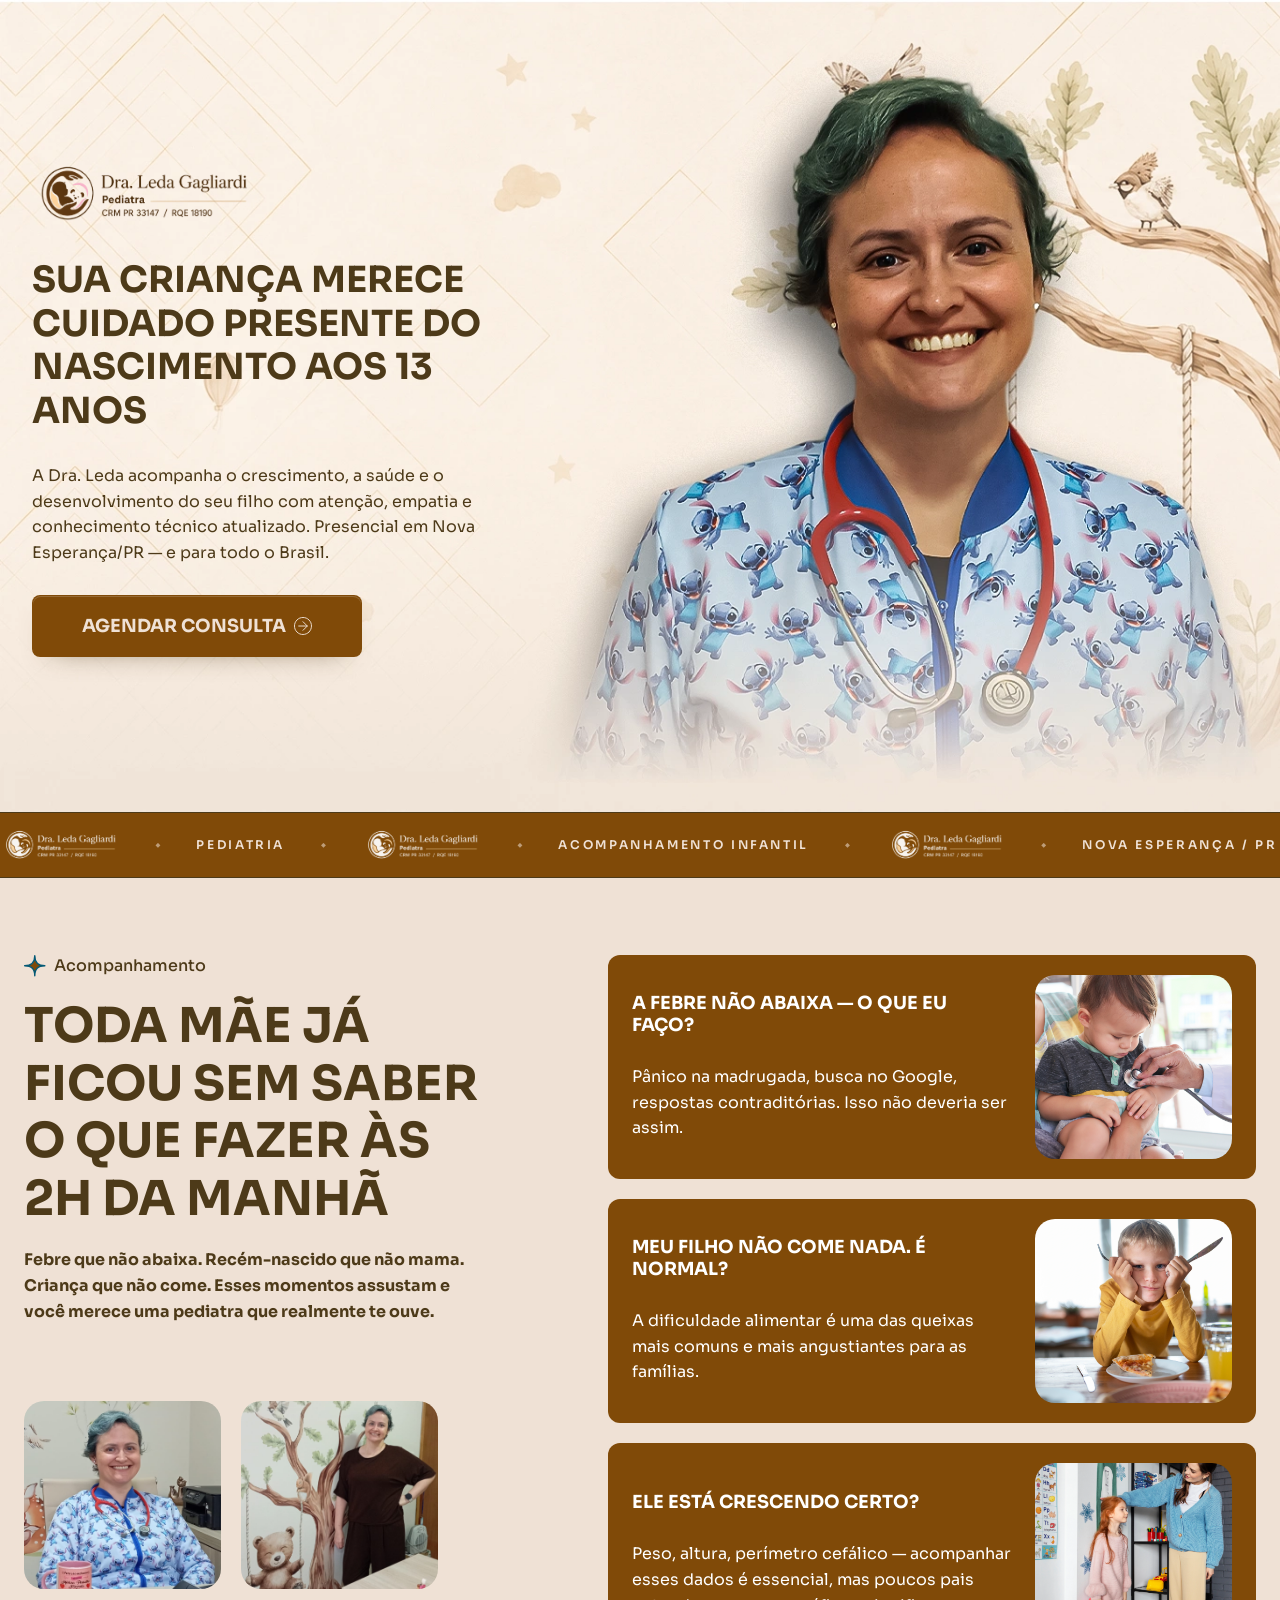
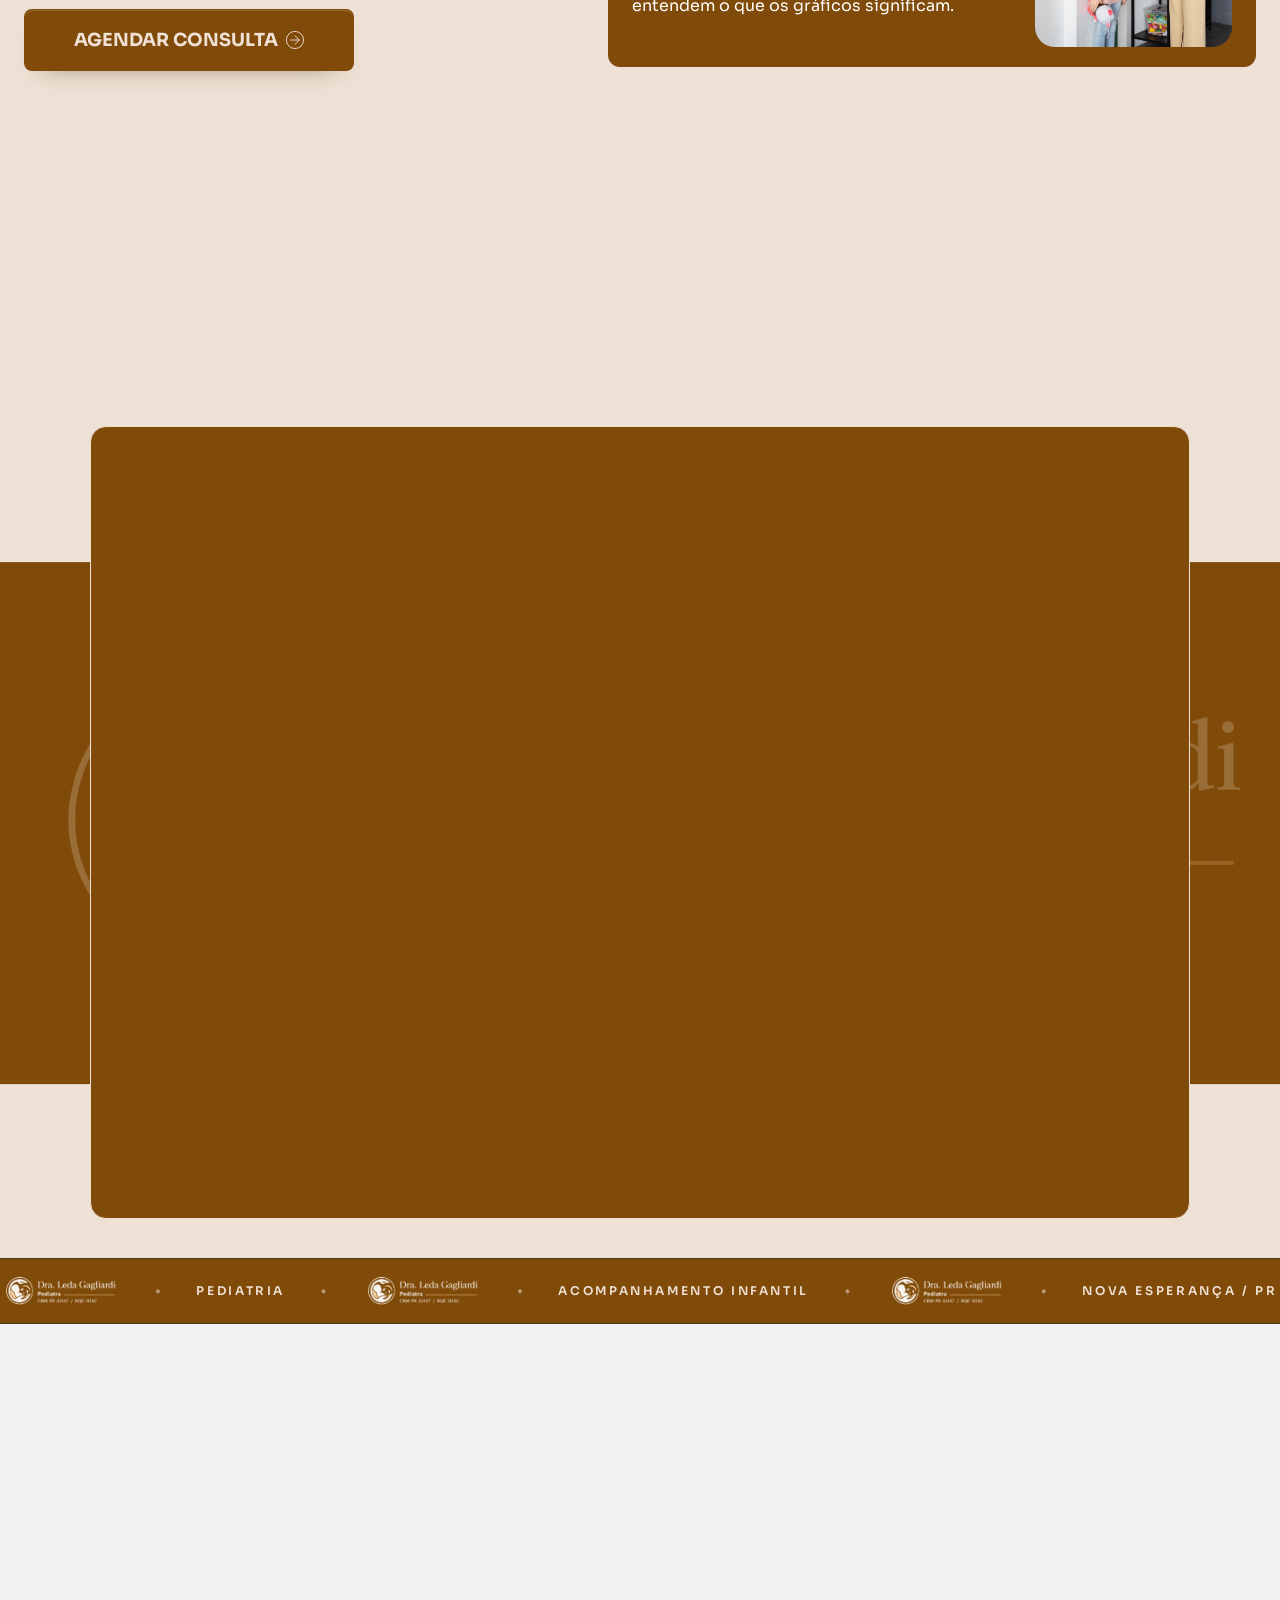
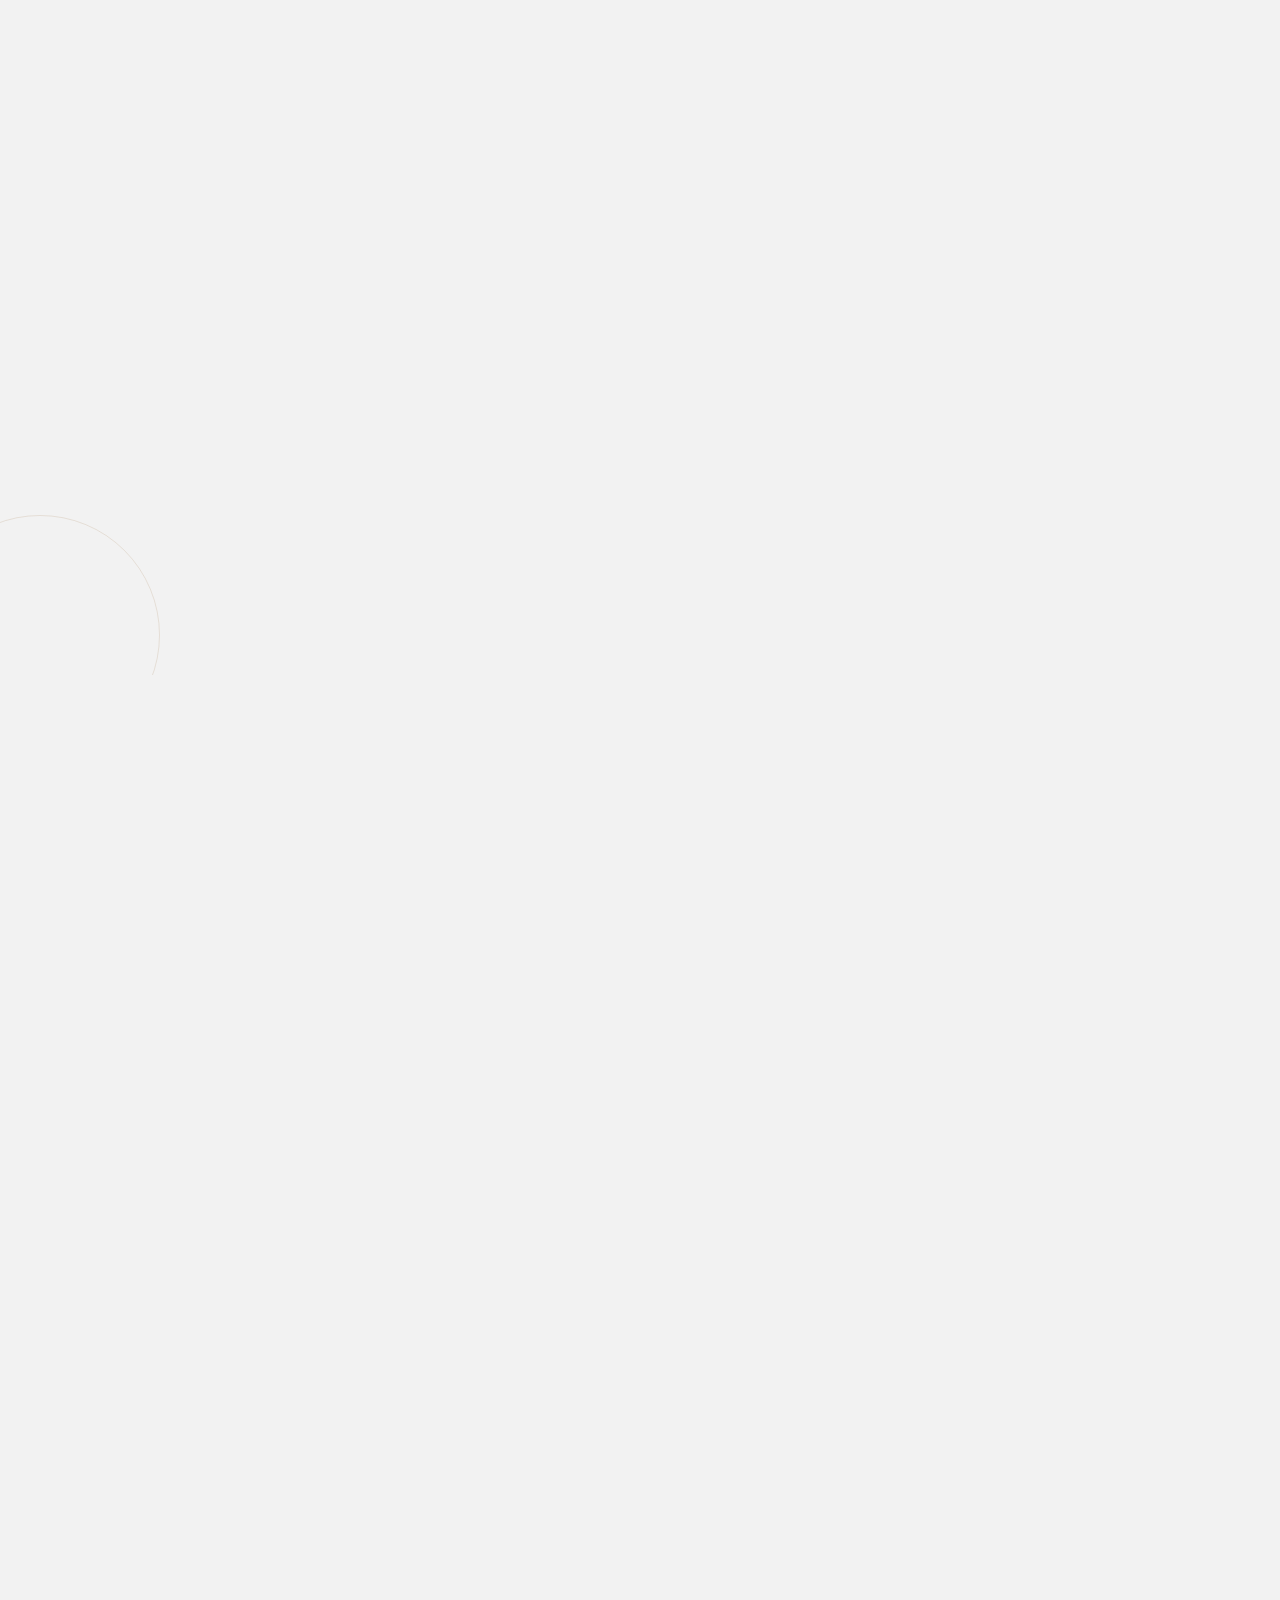
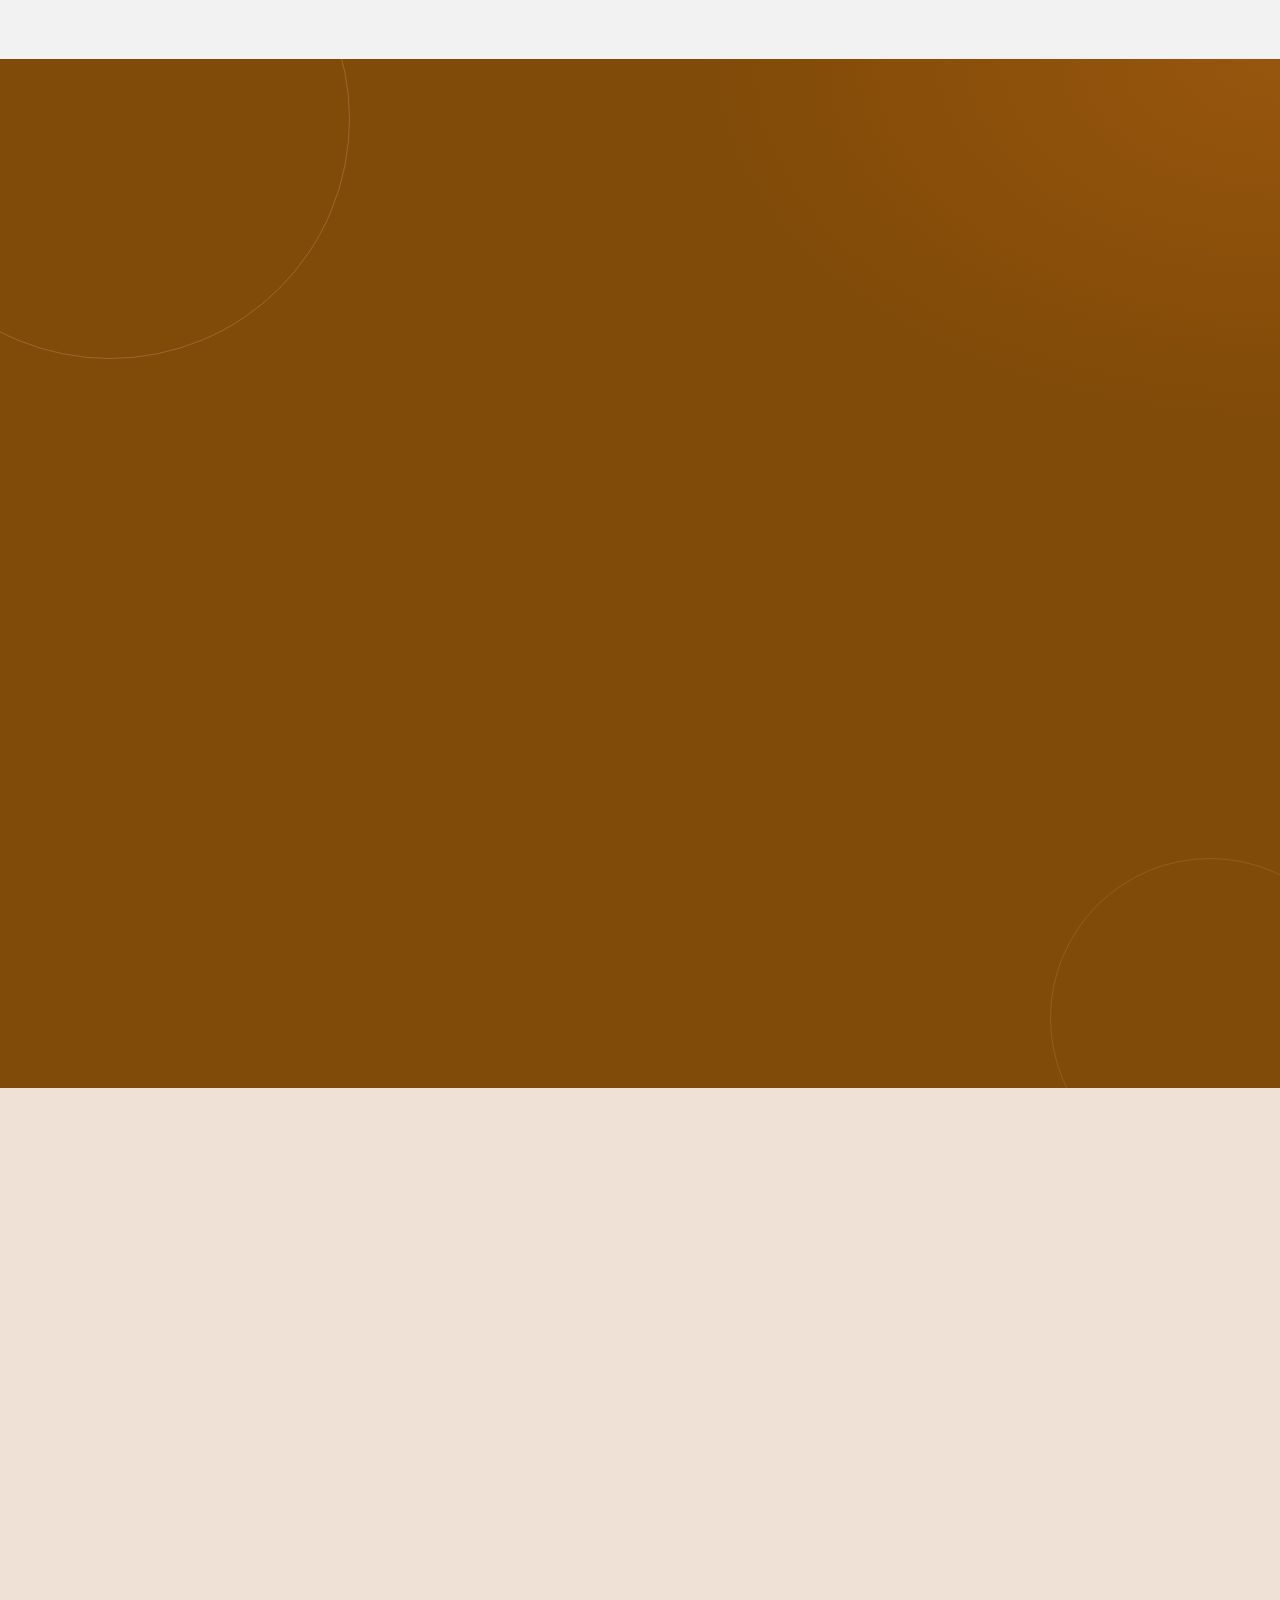
<file: index.html>
<!DOCTYPE html>
<html lang="pt-BR">
  <head>
    <meta charset="UTF-8" />
    <meta name="viewport" content="width=device-width, initial-scale=1.0" />
    <meta name="theme-color" content="#EFE1D5" />

    <title>Dra. Leda — Pediatra em Nova Esperança/PR</title>
    <meta
      name="description"
      content="A Dra. Leda acompanha o crescimento, a saúde e o desenvolvimento do seu filho, do nascimento aos 13 anos. Atendimento presencial em Nova Esperança/PR e online para todo o Brasil."
    />

    <link rel="icon" type="image/svg+xml" href="assets/logo/favicon.svg" />
    <link rel="stylesheet" href="css/style.css" />

    <!-- Preload: fontes críticas (usadas acima do fold) -->
    <link rel="preload" as="font" type="font/woff2" href="assets/fonte/Sora-Regular.woff2" crossorigin />
    <link rel="preload" as="font" type="font/woff2" href="assets/fonte/Sora-SemiBold.woff2" crossorigin />
    <link rel="preload" as="font" type="font/woff2" href="assets/fonte/Sora-Bold.woff2" crossorigin />

    <!-- Preload: imagens hero art-directed (background-image CSS não é descoberta pelo browser early) -->
    <link rel="preload" as="image" href="assets/hero/heromobile.webp" media="(max-width: 767px)" />
    <link rel="preload" as="image" href="assets/hero/heroipad.webp" media="(min-width: 768px) and (max-width: 1023px)" />
    <link rel="preload" as="image" href="assets/hero/heronotebook.webp" media="(min-width: 1024px) and (max-width: 1439px)" />
    <link rel="preload" as="image" href="assets/hero/herodesktop.webp" media="(min-width: 1440px)" />
  </head>

  <body>
    <main>
      <!-- ============================== HERO ============================== -->
      <section class="hero" id="inicio">
        <div class="hero__content">
          <img
            class="hero__logo"
            src="assets/logo/logo01.png"
            alt="Dra. Leda Gagliardi — Pediatra, CRM PR 33147"
            fetchpriority="high"
            decoding="async"
          />

          <h1>Sua criança merece cuidado presente do nascimento aos 13 anos</h1>

          <p>
            A Dra. Leda acompanha o crescimento, a saúde e o
            desenvolvimento do seu filho com atenção, empatia e conhecimento
            técnico atualizado. Presencial em Nova Esperança/PR — e para todo o
            Brasil.
          </p>

          <a
            class="button"
            href="https://wa.me/554432523099?text=Ol%C3%A1!%20Gostaria%20de%20agendar%20uma%20consulta%20com%20a%20Dra.%20Leda."
            target="_blank"
            rel="noopener noreferrer"
          >
            Agendar Consulta
            <svg viewBox="0 0 19 19" fill="none" aria-hidden="true">
              <path d="M4.97286 9.51854H14.0271M9.5 14.0457L14.0271 9.51854L9.5 4.99141M15.864 15.864C12.3492 19.3787 6.65076 19.3787 3.13604 15.864C-0.37868 12.3492 -0.37868 6.65076 3.13604 3.13604C6.65076 -0.37868 12.3492 -0.37868 15.864 3.13604C19.3787 6.65076 19.3787 12.3492 15.864 15.864Z" stroke="currentColor" stroke-linecap="round" stroke-linejoin="round"/>
            </svg>
          </a>
        </div>
      </section>

      <!-- ========================= FAIXA MARQUEE 1 ========================= -->
      <div class="marquee-band" role="img" aria-label="Dra. Leda Gagliardi — Pediatra em Nova Esperança/PR">
        <div class="marquee-band__track">
          <div class="marquee-band__reel">
            <img class="marquee-band__logo" src="assets/logo/logo-bg.png" alt="" />
            <span class="marquee-band__sep" aria-hidden="true">◆</span>
            <span class="marquee-band__text">Pediatria</span>
            <span class="marquee-band__sep" aria-hidden="true">◆</span>
            <img class="marquee-band__logo" src="assets/logo/logo-bg.png" alt="" />
            <span class="marquee-band__sep" aria-hidden="true">◆</span>
            <span class="marquee-band__text">Acompanhamento Infantil</span>
            <span class="marquee-band__sep" aria-hidden="true">◆</span>
            <img class="marquee-band__logo" src="assets/logo/logo-bg.png" alt="" />
            <span class="marquee-band__sep" aria-hidden="true">◆</span>
            <span class="marquee-band__text">Nova Esperança / PR</span>
            <span class="marquee-band__sep" aria-hidden="true">◆</span>
            <img class="marquee-band__logo" src="assets/logo/logo-bg.png" alt="" />
            <span class="marquee-band__sep" aria-hidden="true">◆</span>
            <span class="marquee-band__text">Dra. Leda Gagliardi</span>
            <span class="marquee-band__sep" aria-hidden="true">◆</span>
            <img class="marquee-band__logo" src="assets/logo/logo-bg.png" alt="" />
            <span class="marquee-band__sep" aria-hidden="true">◆</span>
            <span class="marquee-band__text">0 a 13 Anos</span>
            <span class="marquee-band__sep" aria-hidden="true">◆</span>
            <img class="marquee-band__logo" src="assets/logo/logo-bg.png" alt="" />
            <span class="marquee-band__sep" aria-hidden="true">◆</span>
            <span class="marquee-band__text">Puericultura</span>
            <span class="marquee-band__sep" aria-hidden="true">◆</span>
          </div>
          <div class="marquee-band__reel" aria-hidden="true">
            <img class="marquee-band__logo" src="assets/logo/logo-bg.png" alt="" />
            <span class="marquee-band__sep">◆</span>
            <span class="marquee-band__text">Pediatria</span>
            <span class="marquee-band__sep">◆</span>
            <img class="marquee-band__logo" src="assets/logo/logo-bg.png" alt="" />
            <span class="marquee-band__sep">◆</span>
            <span class="marquee-band__text">Acompanhamento Infantil</span>
            <span class="marquee-band__sep">◆</span>
            <img class="marquee-band__logo" src="assets/logo/logo-bg.png" alt="" />
            <span class="marquee-band__sep">◆</span>
            <span class="marquee-band__text">Nova Esperança / PR</span>
            <span class="marquee-band__sep">◆</span>
            <img class="marquee-band__logo" src="assets/logo/logo-bg.png" alt="" />
            <span class="marquee-band__sep">◆</span>
            <span class="marquee-band__text">Dra. Leda Gagliardi</span>
            <span class="marquee-band__sep">◆</span>
            <img class="marquee-band__logo" src="assets/logo/logo-bg.png" alt="" />
            <span class="marquee-band__sep">◆</span>
            <span class="marquee-band__text">0 a 13 Anos</span>
            <span class="marquee-band__sep">◆</span>
            <img class="marquee-band__logo" src="assets/logo/logo-bg.png" alt="" />
            <span class="marquee-band__sep">◆</span>
            <span class="marquee-band__text">Puericultura</span>
            <span class="marquee-band__sep">◆</span>
          </div>
        </div>
      </div>

      <!-- ========================= ACOMPANHAMENTO ========================= -->
      <section class="acompanhamento" id="acompanhamento">
        <div class="acompanhamento__intro">
          <div>
            <span class="badge">
              <img src="assets/icons/icon-star.svg" alt="" aria-hidden="true" />
              Acompanhamento
            </span>

            <h2>Toda mãe já ficou sem saber o que fazer às 2h da manhã</h2>

            <p>
              Febre que não abaixa. Recém-nascido que não mama. Criança que não
              come. Esses momentos assustam e você merece uma pediatra que
              realmente te ouve.
            </p>
          </div>

          <div>
            <div class="acompanhamento__photos">
              <img
                src="assets/images/acompanhamento/img01.jpg"
                width="897"
                height="1600"
                loading="lazy"
                alt="Dra. Leda Gagliardi sorrindo"
              />
              <img
                src="assets/images/acompanhamento/img2.jpg"
                width="897"
                height="1600"
                loading="lazy"
                alt="Dra. Leda em ambiente pediátrico acolhedor"
              />
            </div>

            <a
              class="button"
              href="https://wa.me/554432523099?text=Ol%C3%A1!%20Gostaria%20de%20tirar%20uma%20d%C3%BAvida%20com%20a%20Dra.%20Leda."
              target="_blank"
              rel="noopener noreferrer"
            >
              Agendar Consulta
              <svg viewBox="0 0 19 19" fill="none" aria-hidden="true">
                <path d="M4.97286 9.51854H14.0271M9.5 14.0457L14.0271 9.51854L9.5 4.99141M15.864 15.864C12.3492 19.3787 6.65076 19.3787 3.13604 15.864C-0.37868 12.3492 -0.37868 6.65076 3.13604 3.13604C6.65076 -0.37868 12.3492 -0.37868 15.864 3.13604C19.3787 6.65076 19.3787 12.3492 15.864 15.864Z" stroke="currentColor" stroke-linecap="round" stroke-linejoin="round"/>
              </svg>
            </a>
          </div>
        </div>

        <ul class="acompanhamento__list">
          <li>
            <div>
              <h3>A febre não abaixa — o que eu faço?</h3>
              <p>
                Pânico na madrugada, busca no Google, respostas contraditórias.
                Isso não deveria ser assim.
              </p>
            </div>
            <img
              src="assets/images/acompanhamento/01section02.webp"
              width="4096"
              height="2734"
              loading="lazy"
              alt="Bebê sendo examinado com estetoscópio"
            />
          </li>

          <li>
            <div>
              <h3>Meu filho não come nada. É normal?</h3>
              <p>
                A dificuldade alimentar é uma das queixas mais comuns e mais
                angustiantes para as famílias.
              </p>
            </div>
            <img
              src="assets/images/acompanhamento/02section02.webp"
              width="4096"
              height="2734"
              loading="lazy"
              alt="Criança à mesa recusando a comida"
            />
          </li>

          <li>
            <div>
              <h3>Ele está crescendo certo?</h3>
              <p>
                Peso, altura, perímetro cefálico — acompanhar esses dados é
                essencial, mas poucos pais entendem o que os gráficos significam.
              </p>
            </div>
            <img
              src="assets/images/acompanhamento/03section02.webp"
              width="2731"
              height="4096"
              loading="lazy"
              alt="Criança em casa durante o acompanhamento do crescimento"
            />
          </li>

          <li>
            <div>
              <h3>Tosse, coriza, alergia — quando é grave?</h3>
              <p>
                Resfriados, exantemas, diarreia… Saber distinguir o que precisa
                de atenção médica imediata faz toda a diferença.
              </p>
            </div>
            <img
              src="assets/images/acompanhamento/04section02.webp"
              width="4096"
              height="4096"
              loading="lazy"
              alt="Criança resfriada deitada na cama"
            />
          </li>
        </ul>
      </section>

      <!-- ========================= BENEFÍCIOS ========================= -->
      <section class="beneficits" id="beneficios">
        <div class="beneficits__bg" aria-hidden="true"></div>

        <div class="beneficits__panel">
          <h2>O que você encontra<br />na consulta com a Dra. Leda</h2>

          <hr />

          <ul class="beneficits__cards">
            <li>
              <img src="assets/icons/one.svg" alt="" aria-hidden="true" loading="lazy" decoding="async" />
              <h3>Atenção real ao seu filho</h3>
              <p>
                Cada consulta começa com escuta. Seus medos e observações como
                mãe fazem parte do diagnóstico.
              </p>
            </li>

            <li>
              <img src="assets/icons/two.svg" alt="" aria-hidden="true" loading="lazy" decoding="async" />
              <h3>Puericultura completa conforme a SBP</h3>
              <p>
                Peso, altura e desenvolvimento registrados e interpretados com
                gráficos oficiais da Sociedade Brasileira de Pediatria.
              </p>
            </li>

            <li>
              <img src="assets/icons/three.svg" alt="" aria-hidden="true" loading="lazy" decoding="async" />
              <h3>Exames e orientações personalizados</h3>
              <p>
                Quando necessário, pedidos de exames precisos, sem exageros e
                sem negligência.
              </p>
            </li>

            <li>
              <img src="assets/icons/four.svg" alt="" aria-hidden="true" loading="lazy" decoding="async" />
              <h3>Suporte por 15 dias após a consulta</h3>
              <p>
                Você conta com suporte para dúvidas e orientações enquanto o
                tratamento está em andamento.
              </p>
            </li>

            <li>
              <img src="assets/icons/five.svg" alt="" aria-hidden="true" loading="lazy" decoding="async" />
              <h3>Retorno garantido</h3>
              <p>
                Consulta de retorno em até 15 dias para acompanhar a evolução ou
                discutir resultados de exames.
              </p>
            </li>

            <li>
              <img src="assets/icons/six.svg" alt="" aria-hidden="true" loading="lazy" decoding="async" />
              <h3>Olhar de mãe e de médica</h3>
              <p>
                A Dra. Leda é mãe. Ela entende o que você sente, e isso muda
                tudo na forma como ela cuida.
              </p>
            </li>
          </ul>

          <hr />

          <a
            class="button button--light"
            href="https://wa.me/554432523099?text=Ol%C3%A1!%20Gostaria%20de%20agendar%20uma%20consulta%20com%20a%20Dra.%20Leda."
            target="_blank"
            rel="noopener noreferrer"
          >
            Agendar Consulta
            <svg viewBox="0 0 19 19" fill="none" aria-hidden="true">
              <path d="M4.97286 9.51854H14.0271M9.5 14.0457L14.0271 9.51854L9.5 4.99141M15.864 15.864C12.3492 19.3787 6.65076 19.3787 3.13604 15.864C-0.37868 12.3492 -0.37868 6.65076 3.13604 3.13604C6.65076 -0.37868 12.3492 -0.37868 15.864 3.13604C19.3787 6.65076 19.3787 12.3492 15.864 15.864Z" stroke="currentColor" stroke-linecap="round" stroke-linejoin="round"/>
            </svg>
          </a>
        </div>
      </section>

      <!-- ========================= FAIXA MARQUEE 2 ========================= -->
      <div class="marquee-band" role="img" aria-label="Dra. Leda Gagliardi — Pediatra em Nova Esperança/PR">
        <div class="marquee-band__track">
          <div class="marquee-band__reel">
            <img class="marquee-band__logo" src="assets/logo/logo-bg.png" alt="" />
            <span class="marquee-band__sep" aria-hidden="true">◆</span>
            <span class="marquee-band__text">Pediatria</span>
            <span class="marquee-band__sep" aria-hidden="true">◆</span>
            <img class="marquee-band__logo" src="assets/logo/logo-bg.png" alt="" />
            <span class="marquee-band__sep" aria-hidden="true">◆</span>
            <span class="marquee-band__text">Acompanhamento Infantil</span>
            <span class="marquee-band__sep" aria-hidden="true">◆</span>
            <img class="marquee-band__logo" src="assets/logo/logo-bg.png" alt="" />
            <span class="marquee-band__sep" aria-hidden="true">◆</span>
            <span class="marquee-band__text">Nova Esperança / PR</span>
            <span class="marquee-band__sep" aria-hidden="true">◆</span>
            <img class="marquee-band__logo" src="assets/logo/logo-bg.png" alt="" />
            <span class="marquee-band__sep" aria-hidden="true">◆</span>
            <span class="marquee-band__text">Dra. Leda Gagliardi</span>
            <span class="marquee-band__sep" aria-hidden="true">◆</span>
            <img class="marquee-band__logo" src="assets/logo/logo-bg.png" alt="" />
            <span class="marquee-band__sep" aria-hidden="true">◆</span>
            <span class="marquee-band__text">0 a 13 Anos</span>
            <span class="marquee-band__sep" aria-hidden="true">◆</span>
            <img class="marquee-band__logo" src="assets/logo/logo-bg.png" alt="" />
            <span class="marquee-band__sep" aria-hidden="true">◆</span>
            <span class="marquee-band__text">Puericultura</span>
            <span class="marquee-band__sep" aria-hidden="true">◆</span>
          </div>
          <div class="marquee-band__reel" aria-hidden="true">
            <img class="marquee-band__logo" src="assets/logo/logo-bg.png" alt="" />
            <span class="marquee-band__sep">◆</span>
            <span class="marquee-band__text">Pediatria</span>
            <span class="marquee-band__sep">◆</span>
            <img class="marquee-band__logo" src="assets/logo/logo-bg.png" alt="" />
            <span class="marquee-band__sep">◆</span>
            <span class="marquee-band__text">Acompanhamento Infantil</span>
            <span class="marquee-band__sep">◆</span>
            <img class="marquee-band__logo" src="assets/logo/logo-bg.png" alt="" />
            <span class="marquee-band__sep">◆</span>
            <span class="marquee-band__text">Nova Esperança / PR</span>
            <span class="marquee-band__sep">◆</span>
            <img class="marquee-band__logo" src="assets/logo/logo-bg.png" alt="" />
            <span class="marquee-band__sep">◆</span>
            <span class="marquee-band__text">Dra. Leda Gagliardi</span>
            <span class="marquee-band__sep">◆</span>
            <img class="marquee-band__logo" src="assets/logo/logo-bg.png" alt="" />
            <span class="marquee-band__sep">◆</span>
            <span class="marquee-band__text">0 a 13 Anos</span>
            <span class="marquee-band__sep">◆</span>
            <img class="marquee-band__logo" src="assets/logo/logo-bg.png" alt="" />
            <span class="marquee-band__sep">◆</span>
            <span class="marquee-band__text">Puericultura</span>
            <span class="marquee-band__sep">◆</span>
          </div>
        </div>
      </div>

      <!-- ========================= COMO FUNCIONA ========================= -->
      <section class="como-funciona" id="como-funciona">
        <div class="como-funciona__inner">
          <div class="como-funciona__header">
            <p class="como-funciona__eyebrow">Como funciona?</p>

            <h2>Da consulta ao acompanhamento sem complicação</h2>
          </div>

          <ol class="como-funciona__cards">
            <li>
              <img
                src="assets/images/comofunciona/04-01.webp"
                width="897"
                height="1600"
                loading="lazy"
                alt="Dra. Leda sentada em seu consultório pediátrico"
              />

              <div>
                <h3>Etapa 1 - Agende sua consulta</h3>
                <p>
                  Entre em contato pelo WhatsApp ou telefone. Atendimento
                  presencial em Nova Esperança/PR, de segunda a sexta, das 8h
                  às 12h e das 14h às 18h. Pacientes de todo o Brasil são
                  bem-vindos.
                </p>
              </div>
            </li>

            <li>
              <img
                src="assets/images/comofunciona/04-02.webp"
                width="897"
                height="1600"
                loading="lazy"
                alt="Dra. Leda usando jaleco e estetoscópio no consultório"
              />

              <div>
                <h3>Etapa 2 - Consulta completa e sem pressa</h3>
                <p>
                  Anamnese detalhada + exame físico completo + puericultura com
                  montagem de gráficos. A Dra. Leda ouve, avalia e orienta com
                  clareza, sem você sair com mais dúvidas do que chegou.
                </p>
              </div>
            </li>

            <li>
              <img
                src="assets/images/comofunciona/04-03.webp"
                width="897"
                height="1600"
                loading="lazy"
                alt="Dra. Leda com estetoscópio em ambiente de atendimento"
              />

              <div>
                <h3>Etapa 3 - Acompanhamento real</h3>
                <p>
                  Retorno agendado em até 15 dias. Contato por WhatsApp disponível
                  durante o período de tratamento. Porque pediatria de verdade
                  não termina na porta do consultório.
                </p>
              </div>
            </li>
          </ol>

          <a
            class="button"
            href="https://wa.me/554432523099?text=Ol%C3%A1!%20Gostaria%20de%20agendar%20uma%20consulta%20com%20a%20Dra.%20Leda."
            target="_blank"
            rel="noopener noreferrer"
          >
            Agendar Consulta
            <svg viewBox="0 0 19 19" fill="none" aria-hidden="true">
              <path d="M4.97286 9.51854H14.0271M9.5 14.0457L14.0271 9.51854L9.5 4.99141M15.864 15.864C12.3492 19.3787 6.65076 19.3787 3.13604 15.864C-0.37868 12.3492 -0.37868 6.65076 3.13604 3.13604C6.65076 -0.37868 12.3492 -0.37868 15.864 3.13604C19.3787 6.65076 19.3787 12.3492 15.864 15.864Z" stroke="currentColor" stroke-linecap="round" stroke-linejoin="round"/>
            </svg>
          </a>
        </div>
      </section>

      <!-- ========================= DEPOIMENTOS ========================= -->
      <section class="depoimentos" id="depoimentos">
        <div class="depoimentos__inner">
          <div class="depoimentos__header">
            <h2>O que as famílias dizem sobre a Dra. Leda</h2>

            <img
              class="depoimentos__logo"
              src="assets/logo/logo01.png"
              width="2167"
              height="726"
              loading="lazy"
              alt="Dra. Leda Gagliardi, Pediatra"
            />
          </div>

          <ul class="depoimentos__cards">
            <li>
              <article class="depoimento-card">
                <header>
                  <img
                    src="assets/images/depoimentos/avatar-01.png"
                    width="43"
                    height="43"
                    loading="lazy"
                    alt="Foto de Ana Paula M."
                  />

                  <div>
                    <strong>Ana Paula M. Mãe de Bernardo</strong>
                    <small>2 meses</small>
                  </div>
                </header>

                <blockquote>
                  <p>
                    Meu filho nasceu com cólicas intensas e eu estava
                    desesperada. A Dra. Leda foi a primeira médica que realmente
                    me ouviu. Ela explicou tudo com calma e, em poucos dias, já
                    estava muito melhor.
                  </p>
                </blockquote>
              </article>
            </li>

            <li>
              <article class="depoimento-card">
                <header>
                  <img
                    src="assets/images/depoimentos/avatar-02.png"
                    width="43"
                    height="43"
                    loading="lazy"
                    alt="Foto de Fernanda S."
                  />

                  <div>
                    <strong>Fernanda S. Mãe de Isabela</strong>
                    <small>1 ano e 4 meses</small>
                  </div>
                </header>

                <blockquote>
                  <p>
                    Minha filha não comia nada e eu já estava em pânico. A Dra.
                    Leda me tranquilizou, avaliou o desenvolvimento dela e me
                    deu orientações práticas. Hoje ela come bem e está no peso
                    certo.
                  </p>
                </blockquote>
              </article>
            </li>

            <li>
              <article class="depoimento-card">
                <header>
                  <img
                    src="assets/images/depoimentos/avatar-03.png"
                    width="43"
                    height="43"
                    loading="lazy"
                    alt="Foto de Juliana R."
                  />

                  <div>
                    <strong>Juliana R. Mãe de Miguel</strong>
                    <small>3 anos</small>
                  </div>
                </header>

                <blockquote>
                  <p>
                    O que me conquistou foi o retorno. Ela marcou pra 10 dias
                    depois e ainda ficou disponível no WhatsApp. É raro
                    encontrar uma pediatra assim.
                  </p>
                </blockquote>
              </article>
            </li>

            <li>
              <article class="depoimento-card">
                <header>
                  <img
                    src="assets/images/depoimentos/avatar-04.png"
                    width="43"
                    height="43"
                    loading="lazy"
                    alt="Foto de Carla D."
                  />

                  <div>
                    <strong>Carla D. Mãe de Sophia</strong>
                    <small>8 meses</small>
                  </div>
                </header>

                <blockquote>
                  <p>
                    Além de ser pediatra, ela é mãe. Isso faz uma diferença
                    enorme. Ela entende a nossa ansiedade sem nos julgar.
                  </p>
                </blockquote>
              </article>
            </li>

            <li>
              <article class="depoimento-card">
                <header>
                  <img
                    src="assets/images/depoimentos/avatar-05.png"
                    width="43"
                    height="43"
                    loading="lazy"
                    alt="Foto de Patrícia L."
                  />

                  <div>
                    <strong>Patrícia L. Mãe de Gabriel</strong>
                    <small>5 anos</small>
                  </div>
                </header>

                <blockquote>
                  <p>
                    Moro em outra cidade e precisava de um acompanhamento de
                    qualidade. A Dra. Leda atendeu meu filho mesmo sendo de
                    fora. Profissional incrível, comunicação clara e muito
                    cuidado.
                  </p>
                </blockquote>
              </article>
            </li>

            <li>
              <article class="depoimento-card">
                <header>
                  <img
                    src="assets/images/depoimentos/avatar-06.png"
                    width="43"
                    height="43"
                    loading="lazy"
                    alt="Foto de Renata C."
                  />

                  <div>
                    <strong>Renata C. Mãe de Lucas</strong>
                    <small>1 ano e 8 meses</small>
                  </div>
                </header>

                <blockquote>
                  <p>
                    Meu filho teve febre por 3 dias e eu já estava em
                    desespero. Ela me orientou por telefone e, na consulta,
                    trouxe a solução certa. Me senti amparada do início ao fim.
                  </p>
                </blockquote>
              </article>
            </li>
          </ul>

          <a
            class="button"
            href="https://wa.me/554432523099?text=Ol%C3%A1!%20Gostaria%20de%20agendar%20uma%20consulta%20com%20a%20Dra.%20Leda."
            target="_blank"
            rel="noopener noreferrer"
          >
            Agendar Consulta
            <svg viewBox="0 0 19 19" fill="none" aria-hidden="true">
              <path d="M4.97286 9.51854H14.0271M9.5 14.0457L14.0271 9.51854L9.5 4.99141M15.864 15.864C12.3492 19.3787 6.65076 19.3787 3.13604 15.864C-0.37868 12.3492 -0.37868 6.65076 3.13604 3.13604C6.65076 -0.37868 12.3492 -0.37868 15.864 3.13604C19.3787 6.65076 19.3787 12.3492 15.864 15.864Z" stroke="currentColor" stroke-linecap="round" stroke-linejoin="round"/>
            </svg>
          </a>
        </div>
      </section>

      <!-- ========================= SOBRE ========================= -->
      <section class="sobre" id="sobre">
        <div class="sobre__inner">
          <div class="sobre__text">
            <div class="sobre__heading">
              <h2>Quem é a Dra. Leda?</h2>
              <p class="sobre__crm">CRM PR 33147 | RQE 18190</p>
            </div>

            <div class="sobre__paragraphs">
              <p>
                A Dra. Leda é pediatra com anos de experiência no
                acompanhamento de crianças de 0 a 13 anos, atuando em Nova
                Esperança, no Paraná, atendendo pacientes da cidade, da
                região e de todo o Brasil.
              </p>

              <p class="sobre__paragraph--bold">
                Mãe antes de médica, ela sabe o que é olhar para um filho com
                o coração acelerado e precisar de alguém que transmita
                segurança. É exatamente esse cuidado técnico, humano e
                presente que ela oferece em cada consulta.
              </p>

              <p class="sobre__paragraph--bold">
                Com formação atualizada e alinhada às diretrizes da Sociedade
                Brasileira de Pediatria (SBP), a Dra. Leda realiza
                puericultura completa, acompanha o crescimento e
                desenvolvimento infantil, orienta famílias nos momentos de
                dúvida e permanece disponível durante todo o período de
                tratamento.
              </p>

              <p>
                Porque uma boa pediatria começa na consulta mas não termina
                ali.
              </p>
            </div>
          </div>

          <div class="sobre__photo-wrapper">
            <img
              class="sobre__photo"
              src="assets/images/sobre/sobre.webp"
              alt="Dra. Leda em seu consultório pediátrico"
              width="548"
              height="815"
              loading="lazy"
            />
            <span class="sobre__badge" aria-hidden="true">SOBRE A DOUTORA</span>
          </div>
        </div>
      </section>

      <!-- ========================= FAQ + CTA ========================= -->
      <section class="faq" id="faq">
        <div class="faq__inner">

          <!-- Bloco de perguntas frequentes -->
          <div class="faq__block">
            <span class="faq__eyebrow faq__eyebrow--outlined">Dúvidas frequentes</span>

            <h2 class="faq__title">Suas dúvidas,<br>respondidas com clareza</h2>

            <ul class="faq__list">
              <li>
                <details class="faq__item">
                  <summary>
                    A Dra. Leda atende crianças de qualquer cidade?
                    <span class="faq__icon" aria-hidden="true">
                      <img src="assets/icons/plus.svg" alt="" width="16" height="16" loading="lazy" decoding="async" />
                    </span>
                  </summary>
                  <div class="faq__answer">
                    <p>Sim. A Dra. Leda atende presencialmente em Nova Esperança/PR e recebe famílias de qualquer cidade. Muitas mães de todo o Brasil já trouxeram seus filhos para uma consulta completa.</p>
                  </div>
                </details>
              </li>

              <li>
                <details class="faq__item">
                  <summary>
                    Qual a faixa etária atendida?
                    <span class="faq__icon" aria-hidden="true">
                      <img src="assets/icons/plus.svg" alt="" width="16" height="16" loading="lazy" decoding="async" />
                    </span>
                  </summary>
                  <div class="faq__answer">
                    <p>A Dra. Leda acompanha crianças do nascimento até os 13 anos de idade, em todas as fases do crescimento e do desenvolvimento infantil.</p>
                  </div>
                </details>
              </li>

              <li>
                <details class="faq__item">
                  <summary>
                    Como funciona o acompanhamento após a consulta?
                    <span class="faq__icon" aria-hidden="true">
                      <img src="assets/icons/plus.svg" alt="" width="16" height="16" loading="lazy" decoding="async" />
                    </span>
                  </summary>
                  <div class="faq__answer">
                    <p>Após a consulta, você tem contato por WhatsApp disponível por até 15 dias para tirar dúvidas enquanto o tratamento estiver em andamento. O retorno é agendado em até 15 dias para acompanhar a evolução.</p>
                  </div>
                </details>
              </li>

              <li>
                <details class="faq__item">
                  <summary>
                    O que é puericultura?
                    <span class="faq__icon" aria-hidden="true">
                      <img src="assets/icons/plus.svg" alt="" width="16" height="16" loading="lazy" decoding="async" />
                    </span>
                  </summary>
                  <div class="faq__answer">
                    <p>Puericultura é o acompanhamento sistemático do crescimento e desenvolvimento saudável da criança. Inclui avaliação de peso, altura, perímetro cefálico, marcos do neurodesenvolvimento e orientações personalizadas para os pais.</p>
                  </div>
                </details>
              </li>

              <li>
                <details class="faq__item">
                  <summary>
                    Meu filho está com febre. Quando devo buscar atendimento?
                    <span class="faq__icon" aria-hidden="true">
                      <img src="assets/icons/plus.svg" alt="" width="16" height="16" loading="lazy" decoding="async" />
                    </span>
                  </summary>
                  <div class="faq__answer">
                    <p>Procure atendimento imediato se o bebê tiver menos de 3 meses com qualquer febre, se a temperatura ultrapassar 39°C em crianças maiores, durar mais de 3 dias ou vier acompanhada de outros sintomas preocupantes. Em caso de dúvida, entre em contato.</p>
                  </div>
                </details>
              </li>

              <li>
                <details class="faq__item">
                  <summary>
                    Meu bebê não está mamando bem. O que devo fazer?
                    <span class="faq__icon" aria-hidden="true">
                      <img src="assets/icons/plus.svg" alt="" width="16" height="16" loading="lazy" decoding="async" />
                    </span>
                  </summary>
                  <div class="faq__answer">
                    <p>Dificuldades na amamentação são comuns e têm solução. Agende uma consulta para que a Dra. Leda avalie a pega, o ganho de peso e oriente o processo de forma segura para mãe e bebê.</p>
                  </div>
                </details>
              </li>

              <li>
                <details class="faq__item">
                  <summary>
                    Meu filho não come nada. Isso é normal?
                    <span class="faq__icon" aria-hidden="true">
                      <img src="assets/icons/plus.svg" alt="" width="16" height="16" loading="lazy" decoding="async" />
                    </span>
                  </summary>
                  <div class="faq__answer">
                    <p>A seletividade alimentar é uma das queixas mais frequentes na pediatria. Na maioria das vezes é passageira, mas merece avaliação. A Dra. Leda identifica as causas e orienta as famílias com clareza e segurança.</p>
                  </div>
                </details>
              </li>

            </ul>
          </div>

          <!-- Bloco CTA -->
          <div class="faq__cta">
            <span class="faq__eyebrow">Dê o primeiro passo</span>

            <h2>Agende sua avaliação hoje</h2>

            <p>
              Cuidar da saúde do seu filho começa com uma consulta de qualidade.
              Fale diretamente pelo WhatsApp e encontre o melhor horário para você.
            </p>

            <a
              class="button faq__cta-button"
              href="https://wa.me/554432523099?text=Ol%C3%A1!%20Gostaria%20de%20agendar%20uma%20consulta%20com%20a%20Dra.%20Leda.%20Poderia%20me%20informar%20os%20hor%C3%A1rios%20dispon%C3%ADveis%3F"
              target="_blank"
              rel="noopener noreferrer"
            >
              Agendar pelo WhatsApp
            </a>
          </div>

        </div>
      </section>

    </main>

    <!-- ========================= FOOTER ========================= -->
    <footer class="footer" id="contato">

      <div class="footer__inner">

        <!-- Coluna 1: Logo + Endereço + Social -->
        <div class="footer__brand">
          <img
            class="footer__logo"
            src="assets/logo/logo-bg.png"
            alt="Dra. Leda Gagliardi — Pediatra"
            width="220"
            height="74"
            loading="lazy"
          />

          <address class="footer__contact">
            <p><strong>Endereço:</strong> Rua Lord Lovat, 681<br>Nova Esperança/PR</p>
            <p><strong>Horário de atendimento:</strong> Segunda a sexta,<br>das 8h às 12h e das 14h às 18h</p>
          </address>

          <div class="footer__social">
            <a
              class="footer__social-link"
              href="https://www.instagram.com/dimartini_policlinica"
              target="_blank"
              rel="noopener noreferrer"
              aria-label="Instagram da Policlínica Dimartini"
            >
              <svg xmlns="http://www.w3.org/2000/svg" viewBox="0 0 24 24" aria-hidden="true">
                <path d="M12 2.163c3.204 0 3.584.012 4.85.07 3.252.148 4.771 1.691 4.919 4.919.058 1.265.069 1.645.069 4.849 0 3.205-.012 3.584-.069 4.849-.149 3.225-1.664 4.771-4.919 4.919-1.266.058-1.644.07-4.85.07-3.204 0-3.584-.012-4.849-.07-3.26-.149-4.771-1.699-4.919-4.92-.058-1.265-.07-1.644-.07-4.849 0-3.204.013-3.583.07-4.849.149-3.227 1.664-4.771 4.919-4.919 1.266-.057 1.645-.069 4.849-.069zM12 0C8.741 0 8.333.014 7.053.072 2.695.272.273 2.69.073 7.052.014 8.333 0 8.741 0 12c0 3.259.014 3.668.072 4.948.2 4.358 2.618 6.78 6.98 6.98C8.333 23.986 8.741 24 12 24c3.259 0 3.668-.014 4.948-.072 4.354-.2 6.782-2.618 6.979-6.98.059-1.28.073-1.689.073-4.948 0-3.259-.014-3.667-.072-4.947-.196-4.354-2.617-6.78-6.979-6.98C15.668.014 15.259 0 12 0zm0 5.838a6.162 6.162 0 1 0 0 12.324 6.162 6.162 0 0 0 0-12.324zM12 16a4 4 0 1 1 0-8 4 4 0 0 1 0 8zm6.406-11.845a1.44 1.44 0 1 0 0 2.881 1.44 1.44 0 0 0 0-2.881z"/>
              </svg>
            </a>
          </div>
        </div>

        <!-- Coluna 2: Navegação -->
        <nav class="footer__nav" aria-label="Navegação do rodapé">
          <span class="footer__nav-label">MENU</span>
          <ul>
            <li><a href="#inicio">Início</a></li>
            <li><a href="#beneficios">Benefícios</a></li>
            <li><a href="#como-funciona">Como Funciona</a></li>
            <li><a href="#sobre">Sobre</a></li>
            <li><a href="#faq">FAQ</a></li>
          </ul>
        </nav>

        <!-- Coluna 3: Mapa -->
        <div class="footer__map-wrapper">
          <iframe
            class="footer__map"
            src="https://www.google.com/maps?q=Rua+Lord+Lovat,+681,+Centro,+Nova+Esperan%C3%A7a,+PR,+87600-000,+Brasil&output=embed"
            title="Localização da Dra. Leda Gagliardi — Rua Lord Lovat, 681, Centro, Nova Esperança/PR"
            loading="lazy"
            allowfullscreen
            referrerpolicy="no-referrer-when-downgrade"
          ></iframe>
        </div>

      </div>

      <hr class="footer__divider" />

      <div class="footer__bottom">
        <small>© 2026 Dra. Leda. Todos os direitos reservados.</small>
        <small>Site desenvolvido por @nalberthweb &amp; @bluum</small>
      </div>

    </footer>

    <script src="js/motion.js" defer></script>
  </body>
</html>
</file>
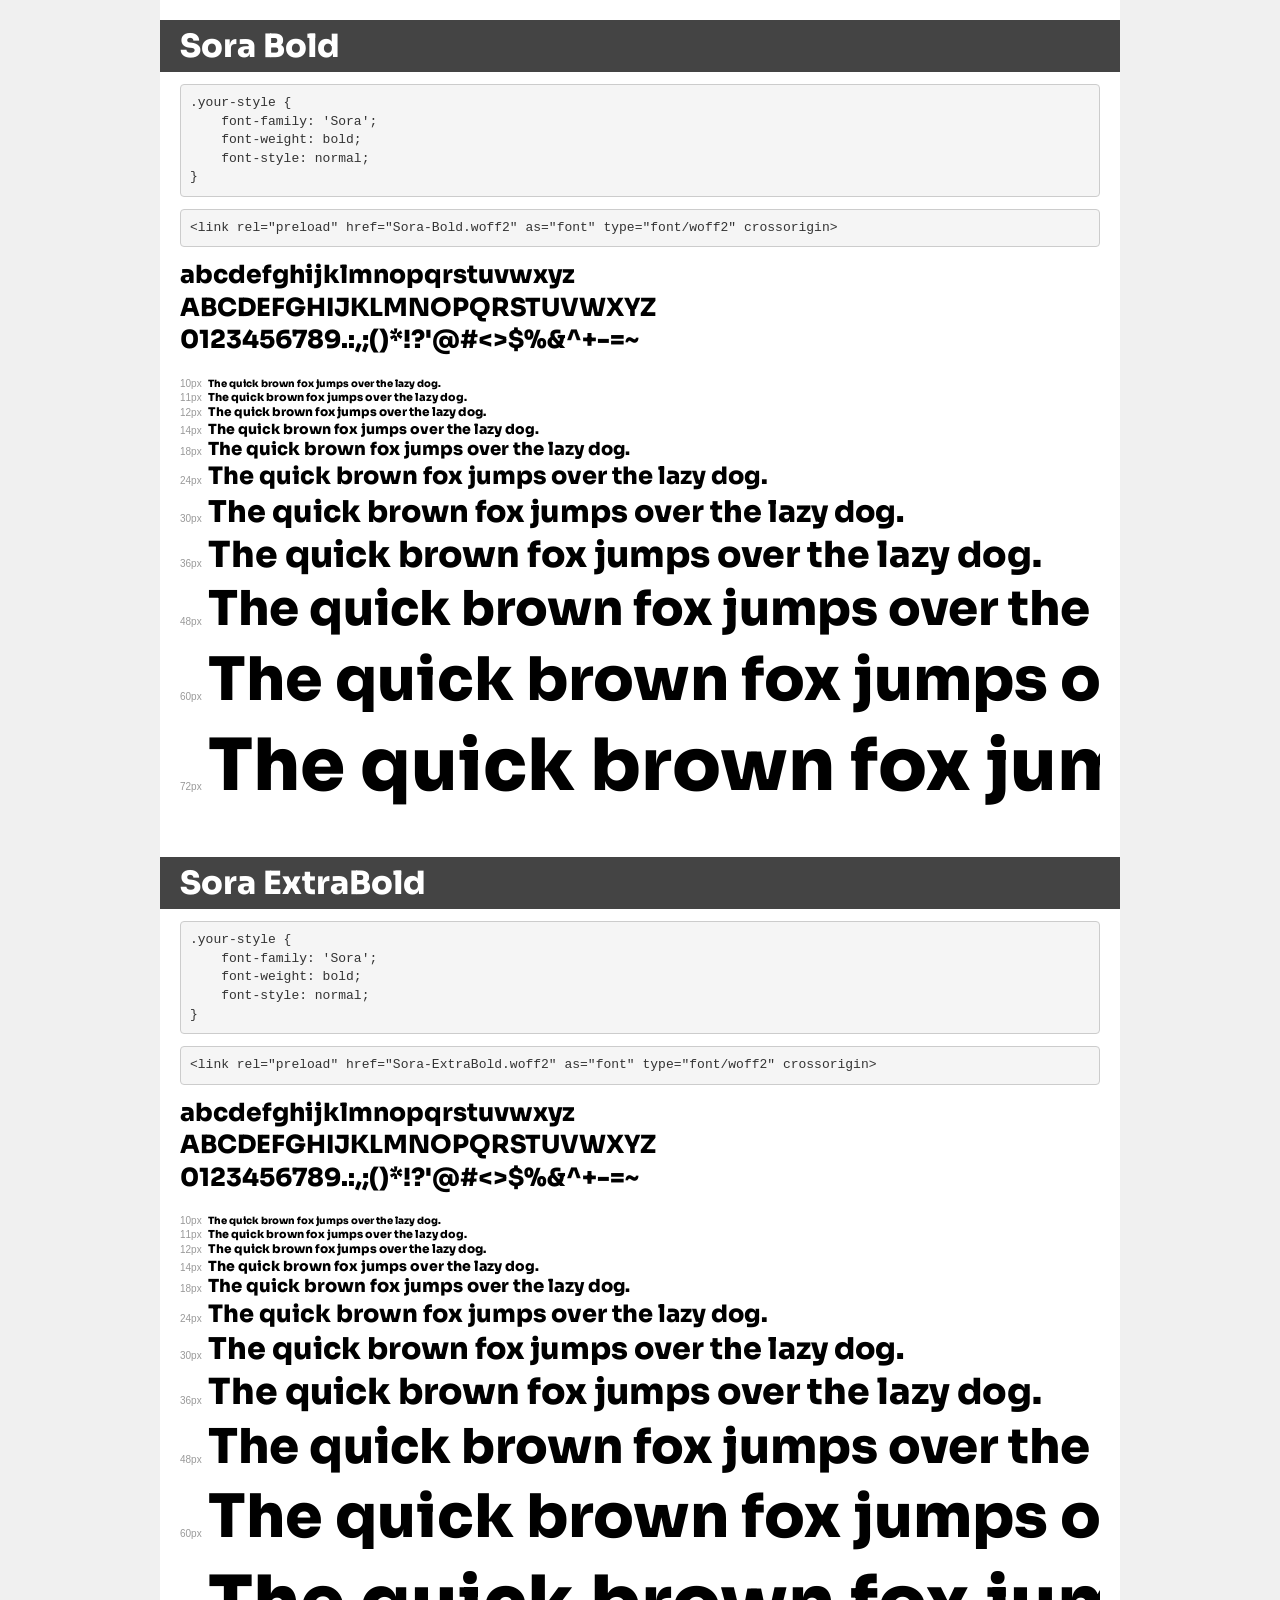
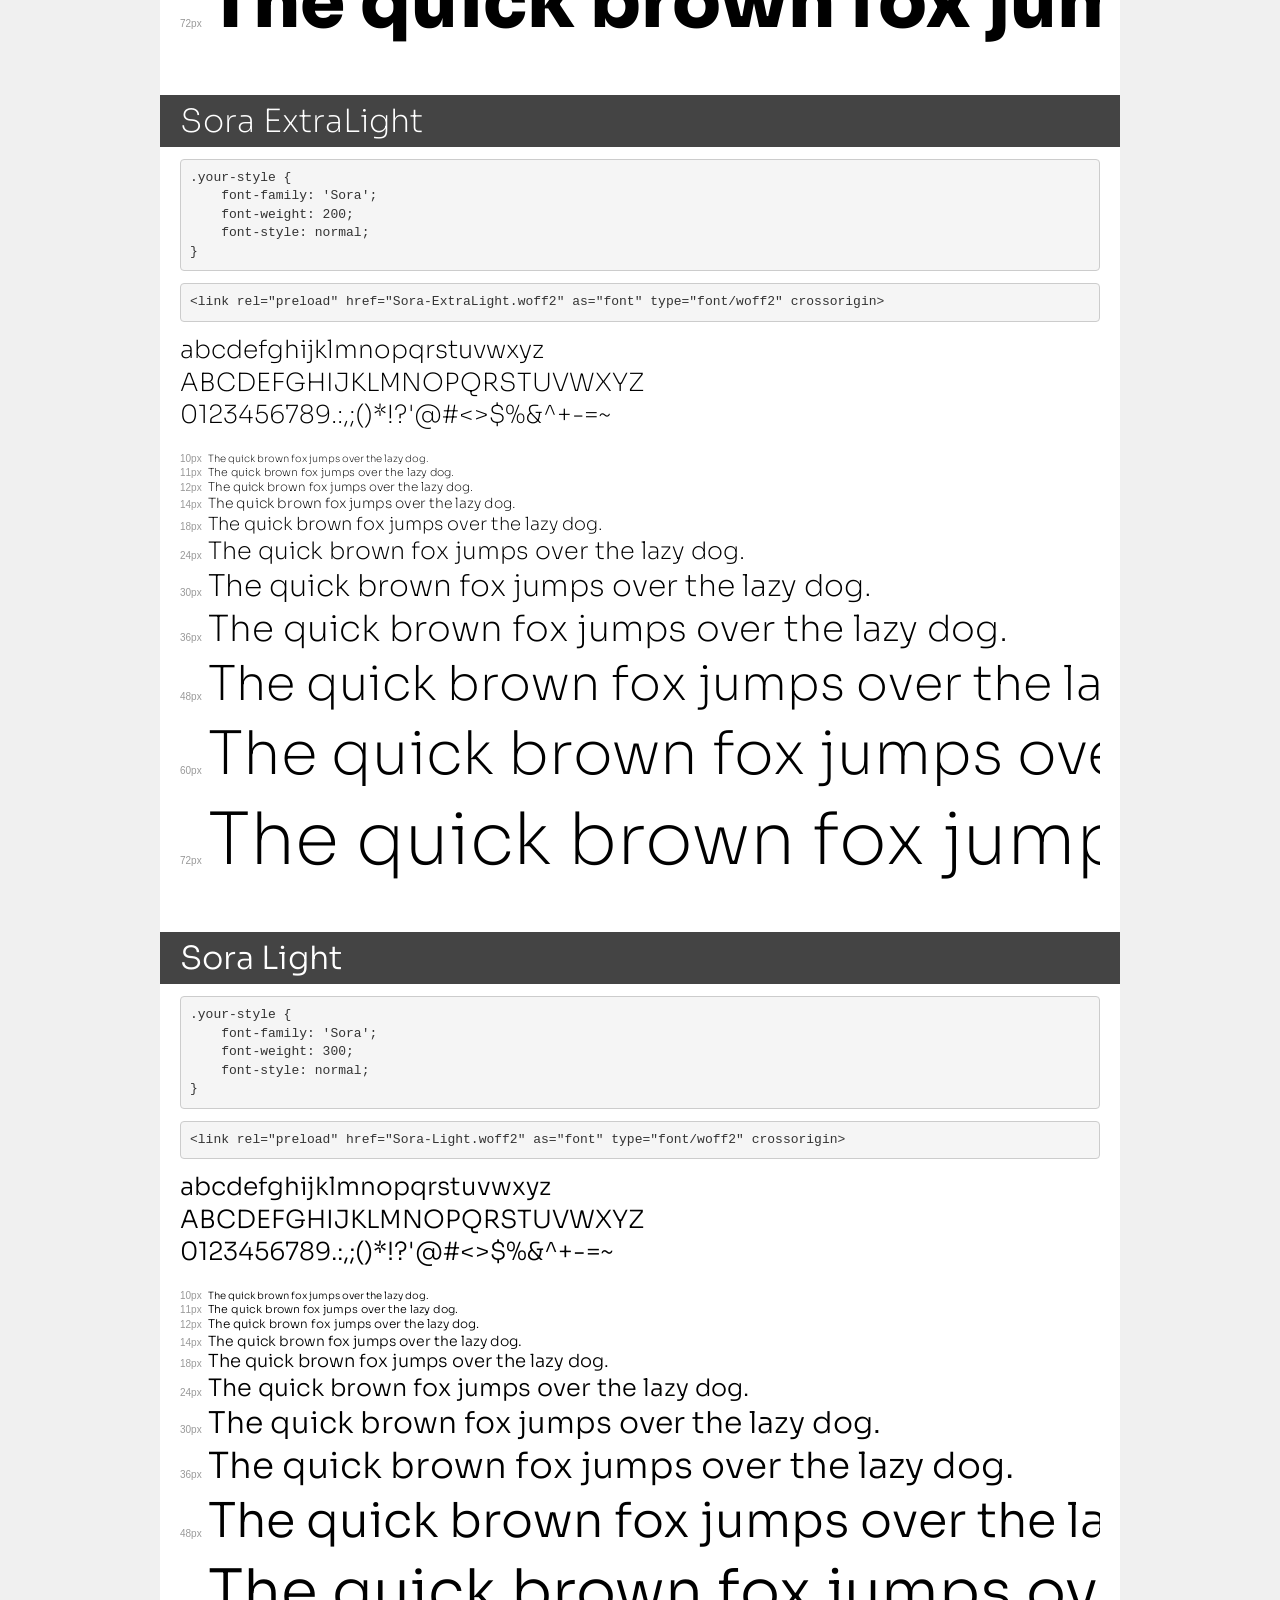
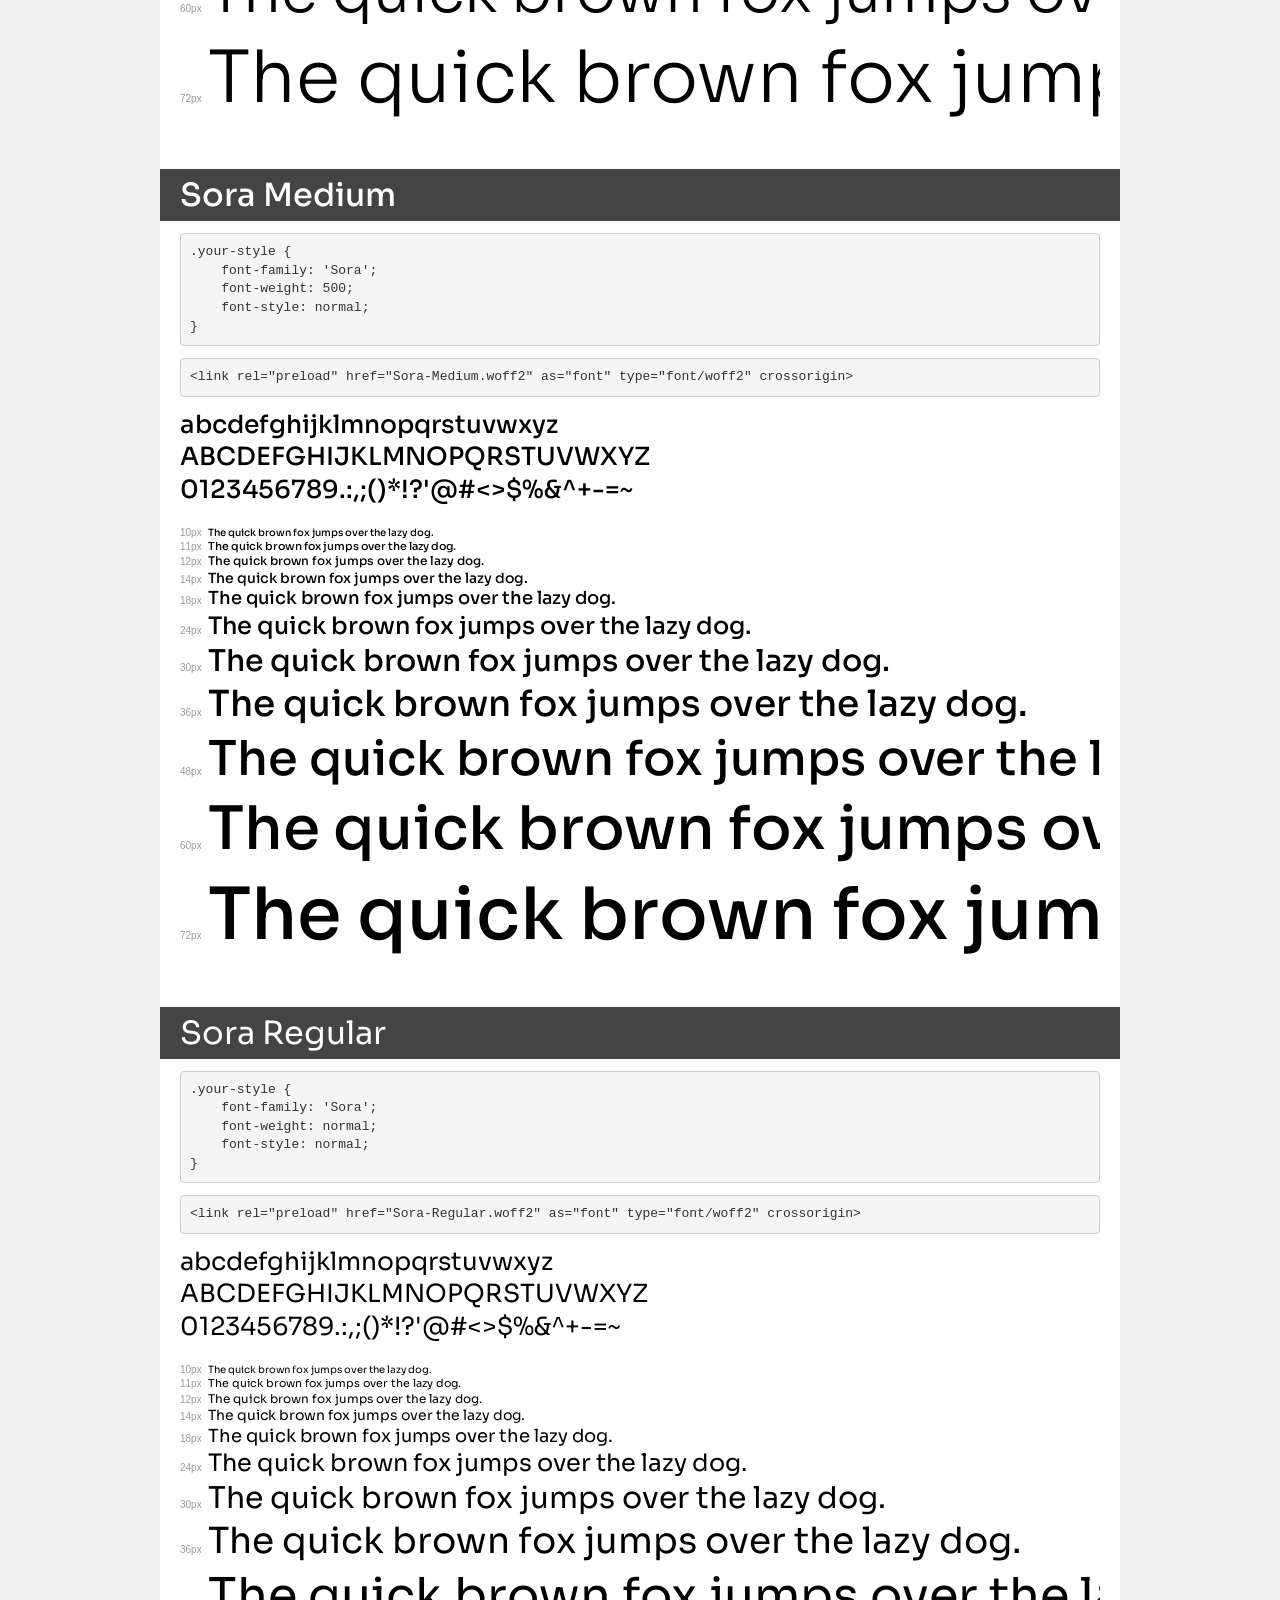
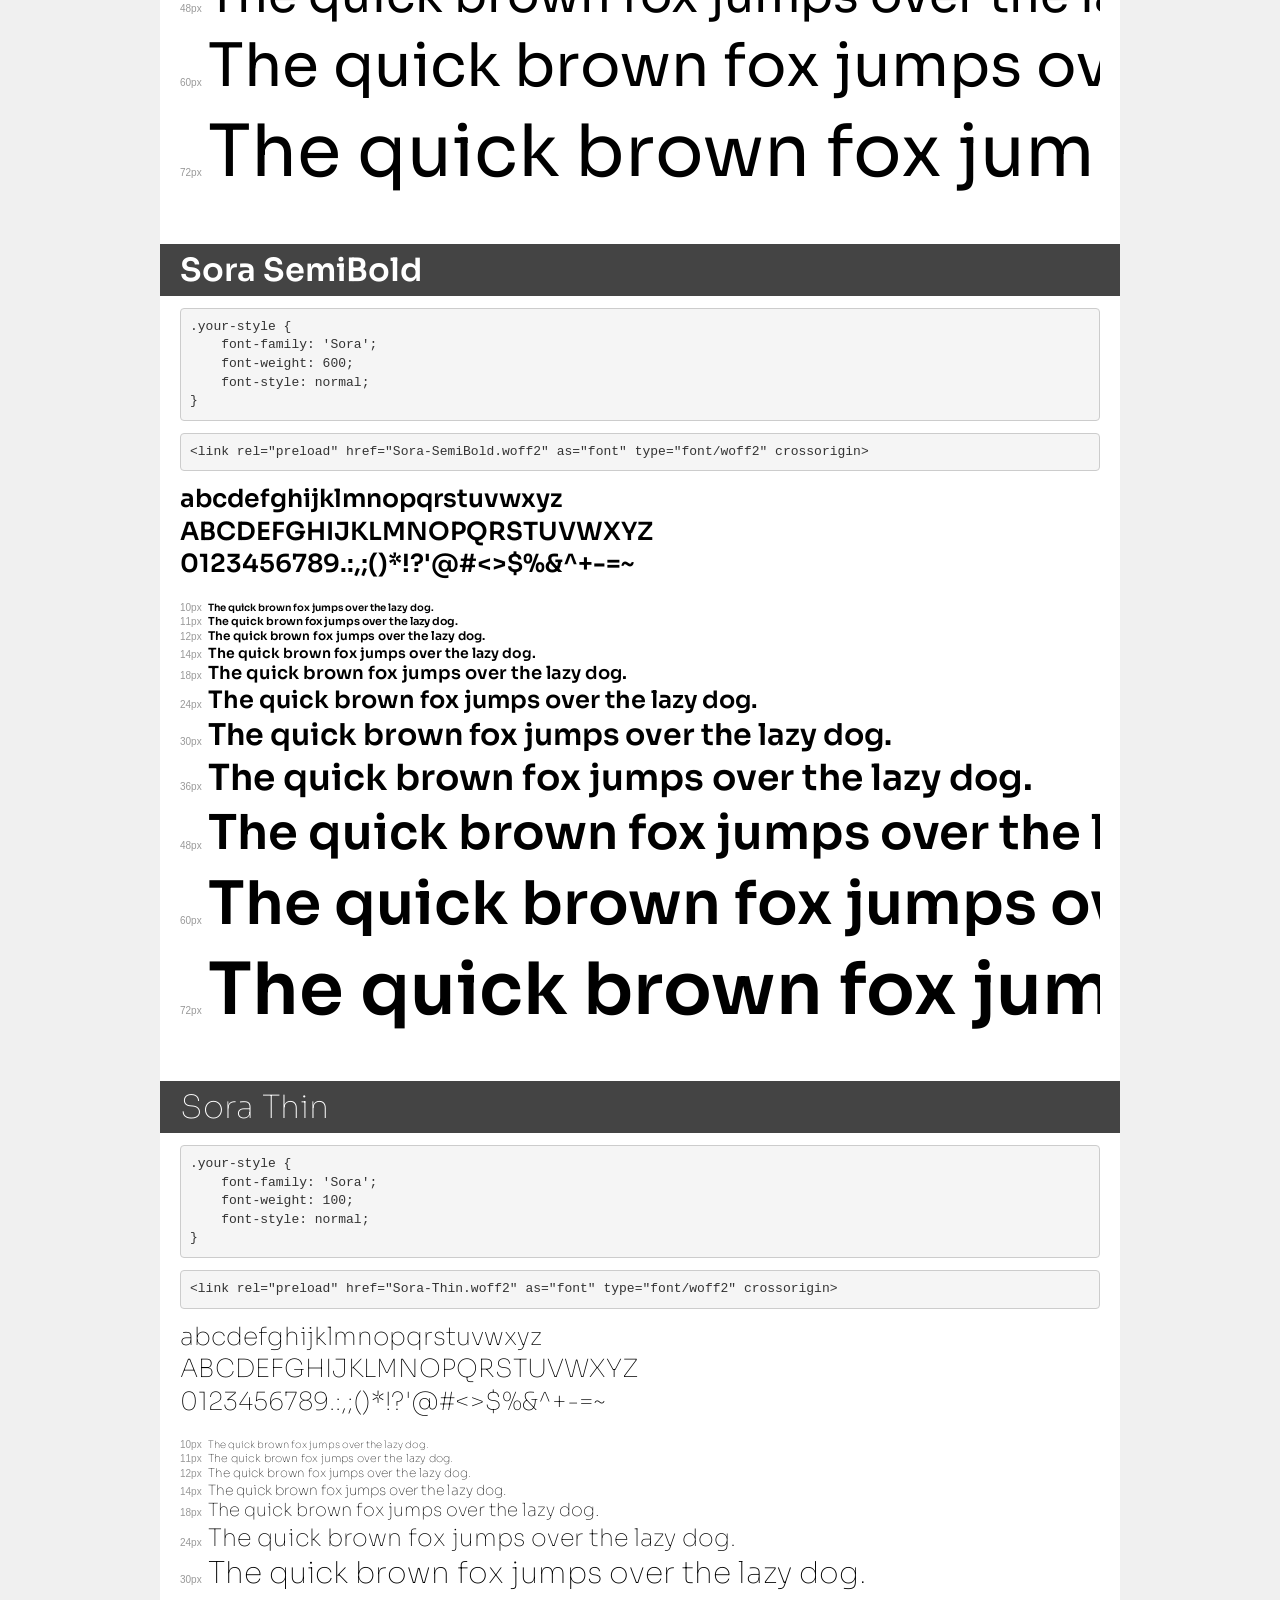
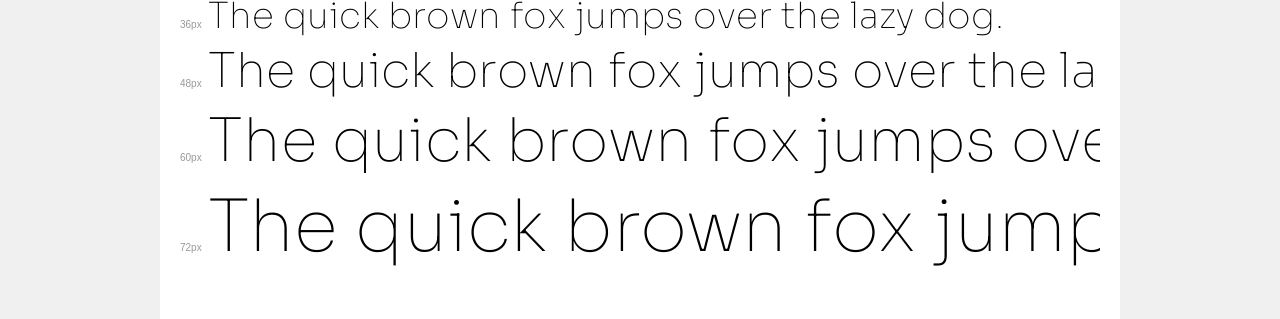
<file: assets/fonte/demo.html>
<!DOCTYPE html>
<html lang="en">
<head>
    <meta charset="utf-8">
    <meta http-equiv="X-UA-Compatible" content="IE=edge">
    <meta name="viewport" content="width=device-width, initial-scale=1">
    <meta name="robots" content="noindex, noarchive">
    <meta name="format-detection" content="telephone=no">
    <title>Transfonter demo</title>
    <link href="stylesheet.css" rel="stylesheet">
    <style>
        /*
        http://meyerweb.com/eric/tools/css/reset/
        v2.0 | 20110126
        License: none (public domain)
        */
        html, body, div, span, applet, object, iframe,
        h1, h2, h3, h4, h5, h6, p, blockquote, pre,
        a, abbr, acronym, address, big, cite, code,
        del, dfn, em, img, ins, kbd, q, s, samp,
        small, strike, strong, sub, sup, tt, var,
        b, u, i, center,
        dl, dt, dd, ol, ul, li,
        fieldset, form, label, legend,
        table, caption, tbody, tfoot, thead, tr, th, td,
        article, aside, canvas, details, embed,
        figure, figcaption, footer, header, hgroup,
        menu, nav, output, ruby, section, summary,
        time, mark, audio, video {
            margin: 0;
            padding: 0;
            border: 0;
            font-size: 100%;
            font: inherit;
            vertical-align: baseline;
        }
        /* HTML5 display-role reset for older browsers */
        article, aside, details, figcaption, figure,
        footer, header, hgroup, menu, nav, section {
            display: block;
        }
        body {
            line-height: 1;
        }
        ol, ul {
            list-style: none;
        }
        blockquote, q {
            quotes: none;
        }
        blockquote:before, blockquote:after,
        q:before, q:after {
            content: '';
            content: none;
        }
        table {
            border-collapse: collapse;
            border-spacing: 0;
        }
        /* demo styles */
        body {
            background: #f0f0f0;
            color: #000;
        }
        .page {
            background: #fff;
            width: 920px;
            margin: 0 auto;
            padding: 20px 20px 0 20px;
            overflow: hidden;
        }
        .font-container {
            overflow-x: auto;
            overflow-y: hidden;
            margin-bottom: 40px;
            line-height: 1.3;
            white-space: nowrap;
            padding-bottom: 5px;
        }
        h1 {
            position: relative;
            background: #444;
            font-size: 32px;
            color: #fff;
            padding: 10px 20px;
            margin: 0 -20px 12px -20px;
        }
        .letters {
            font-size: 25px;
            margin-bottom: 20px;
        }
        .s10:before {
            content: '10px';
        }
        .s11:before {
            content: '11px';
        }
        .s12:before {
            content: '12px';
        }
        .s14:before {
            content: '14px';
        }
        .s18:before {
            content: '18px';
        }
        .s24:before {
            content: '24px';
        }
        .s30:before {
            content: '30px';
        }
        .s36:before {
            content: '36px';
        }
        .s48:before {
            content: '48px';
        }
        .s60:before {
            content: '60px';
        }
        .s72:before {
            content: '72px';
        }
        .s10:before, .s11:before, .s12:before, .s14:before,
        .s18:before, .s24:before, .s30:before, .s36:before,
        .s48:before, .s60:before, .s72:before {
            font-family: Arial, sans-serif;
            font-size: 10px;
            font-weight: normal;
            font-style: normal;
            color: #999;
            padding-right: 6px;
        }
        pre {
            display: block;
            padding: 9px;
            margin: 0 0 12px;
            font-family: Monaco, Menlo, Consolas, "Courier New", monospace;
            font-size: 13px;
            line-height: 1.428571429;
            color: #333;
            font-weight: normal;
            font-style: normal;
            background-color: #f5f5f5;
            border: 1px solid #ccc;
            overflow-x: auto;
            border-radius: 4px;
        }
        /* responsive */
        @media (max-width: 959px) {
            .page {
                width: auto;
                margin: 0;
            }
        }
    </style>
</head>
<body>
<div class="page">
    <div class="demo">
        <h1 style="font-family: 'Sora'; font-weight: bold; font-style: normal;">Sora Bold</h1>
        <pre title="Usage">.your-style {
    font-family: 'Sora';
    font-weight: bold;
    font-style: normal;
}</pre>
        <pre title="Preload (optional)">
&lt;link rel=&quot;preload&quot; href=&quot;Sora-Bold.woff2&quot; as=&quot;font&quot; type=&quot;font/woff2&quot; crossorigin&gt;</pre>
        <div class="font-container" style="font-family: 'Sora'; font-weight: bold; font-style: normal;">
            <p class="letters">
                abcdefghijklmnopqrstuvwxyz<br>
ABCDEFGHIJKLMNOPQRSTUVWXYZ<br>
                0123456789.:,;()*!?'@#&lt;&gt;$%&^+-=~
            </p>
            <p class="s10" style="font-size: 10px;">The quick brown fox jumps over the lazy dog.</p>
            <p class="s11" style="font-size: 11px;">The quick brown fox jumps over the lazy dog.</p>
            <p class="s12" style="font-size: 12px;">The quick brown fox jumps over the lazy dog.</p>
            <p class="s14" style="font-size: 14px;">The quick brown fox jumps over the lazy dog.</p>
            <p class="s18" style="font-size: 18px;">The quick brown fox jumps over the lazy dog.</p>
            <p class="s24" style="font-size: 24px;">The quick brown fox jumps over the lazy dog.</p>
            <p class="s30" style="font-size: 30px;">The quick brown fox jumps over the lazy dog.</p>
            <p class="s36" style="font-size: 36px;">The quick brown fox jumps over the lazy dog.</p>
            <p class="s48" style="font-size: 48px;">The quick brown fox jumps over the lazy dog.</p>
            <p class="s60" style="font-size: 60px;">The quick brown fox jumps over the lazy dog.</p>
            <p class="s72" style="font-size: 72px;">The quick brown fox jumps over the lazy dog.</p>
        </div>
    </div>

    <div class="demo">
        <h1 style="font-family: 'Sora'; font-weight: bold; font-style: normal;">Sora ExtraBold</h1>
        <pre title="Usage">.your-style {
    font-family: 'Sora';
    font-weight: bold;
    font-style: normal;
}</pre>
        <pre title="Preload (optional)">
&lt;link rel=&quot;preload&quot; href=&quot;Sora-ExtraBold.woff2&quot; as=&quot;font&quot; type=&quot;font/woff2&quot; crossorigin&gt;</pre>
        <div class="font-container" style="font-family: 'Sora'; font-weight: bold; font-style: normal;">
            <p class="letters">
                abcdefghijklmnopqrstuvwxyz<br>
ABCDEFGHIJKLMNOPQRSTUVWXYZ<br>
                0123456789.:,;()*!?'@#&lt;&gt;$%&^+-=~
            </p>
            <p class="s10" style="font-size: 10px;">The quick brown fox jumps over the lazy dog.</p>
            <p class="s11" style="font-size: 11px;">The quick brown fox jumps over the lazy dog.</p>
            <p class="s12" style="font-size: 12px;">The quick brown fox jumps over the lazy dog.</p>
            <p class="s14" style="font-size: 14px;">The quick brown fox jumps over the lazy dog.</p>
            <p class="s18" style="font-size: 18px;">The quick brown fox jumps over the lazy dog.</p>
            <p class="s24" style="font-size: 24px;">The quick brown fox jumps over the lazy dog.</p>
            <p class="s30" style="font-size: 30px;">The quick brown fox jumps over the lazy dog.</p>
            <p class="s36" style="font-size: 36px;">The quick brown fox jumps over the lazy dog.</p>
            <p class="s48" style="font-size: 48px;">The quick brown fox jumps over the lazy dog.</p>
            <p class="s60" style="font-size: 60px;">The quick brown fox jumps over the lazy dog.</p>
            <p class="s72" style="font-size: 72px;">The quick brown fox jumps over the lazy dog.</p>
        </div>
    </div>

    <div class="demo">
        <h1 style="font-family: 'Sora'; font-weight: 200; font-style: normal;">Sora ExtraLight</h1>
        <pre title="Usage">.your-style {
    font-family: 'Sora';
    font-weight: 200;
    font-style: normal;
}</pre>
        <pre title="Preload (optional)">
&lt;link rel=&quot;preload&quot; href=&quot;Sora-ExtraLight.woff2&quot; as=&quot;font&quot; type=&quot;font/woff2&quot; crossorigin&gt;</pre>
        <div class="font-container" style="font-family: 'Sora'; font-weight: 200; font-style: normal;">
            <p class="letters">
                abcdefghijklmnopqrstuvwxyz<br>
ABCDEFGHIJKLMNOPQRSTUVWXYZ<br>
                0123456789.:,;()*!?'@#&lt;&gt;$%&^+-=~
            </p>
            <p class="s10" style="font-size: 10px;">The quick brown fox jumps over the lazy dog.</p>
            <p class="s11" style="font-size: 11px;">The quick brown fox jumps over the lazy dog.</p>
            <p class="s12" style="font-size: 12px;">The quick brown fox jumps over the lazy dog.</p>
            <p class="s14" style="font-size: 14px;">The quick brown fox jumps over the lazy dog.</p>
            <p class="s18" style="font-size: 18px;">The quick brown fox jumps over the lazy dog.</p>
            <p class="s24" style="font-size: 24px;">The quick brown fox jumps over the lazy dog.</p>
            <p class="s30" style="font-size: 30px;">The quick brown fox jumps over the lazy dog.</p>
            <p class="s36" style="font-size: 36px;">The quick brown fox jumps over the lazy dog.</p>
            <p class="s48" style="font-size: 48px;">The quick brown fox jumps over the lazy dog.</p>
            <p class="s60" style="font-size: 60px;">The quick brown fox jumps over the lazy dog.</p>
            <p class="s72" style="font-size: 72px;">The quick brown fox jumps over the lazy dog.</p>
        </div>
    </div>

    <div class="demo">
        <h1 style="font-family: 'Sora'; font-weight: 300; font-style: normal;">Sora Light</h1>
        <pre title="Usage">.your-style {
    font-family: 'Sora';
    font-weight: 300;
    font-style: normal;
}</pre>
        <pre title="Preload (optional)">
&lt;link rel=&quot;preload&quot; href=&quot;Sora-Light.woff2&quot; as=&quot;font&quot; type=&quot;font/woff2&quot; crossorigin&gt;</pre>
        <div class="font-container" style="font-family: 'Sora'; font-weight: 300; font-style: normal;">
            <p class="letters">
                abcdefghijklmnopqrstuvwxyz<br>
ABCDEFGHIJKLMNOPQRSTUVWXYZ<br>
                0123456789.:,;()*!?'@#&lt;&gt;$%&^+-=~
            </p>
            <p class="s10" style="font-size: 10px;">The quick brown fox jumps over the lazy dog.</p>
            <p class="s11" style="font-size: 11px;">The quick brown fox jumps over the lazy dog.</p>
            <p class="s12" style="font-size: 12px;">The quick brown fox jumps over the lazy dog.</p>
            <p class="s14" style="font-size: 14px;">The quick brown fox jumps over the lazy dog.</p>
            <p class="s18" style="font-size: 18px;">The quick brown fox jumps over the lazy dog.</p>
            <p class="s24" style="font-size: 24px;">The quick brown fox jumps over the lazy dog.</p>
            <p class="s30" style="font-size: 30px;">The quick brown fox jumps over the lazy dog.</p>
            <p class="s36" style="font-size: 36px;">The quick brown fox jumps over the lazy dog.</p>
            <p class="s48" style="font-size: 48px;">The quick brown fox jumps over the lazy dog.</p>
            <p class="s60" style="font-size: 60px;">The quick brown fox jumps over the lazy dog.</p>
            <p class="s72" style="font-size: 72px;">The quick brown fox jumps over the lazy dog.</p>
        </div>
    </div>

    <div class="demo">
        <h1 style="font-family: 'Sora'; font-weight: 500; font-style: normal;">Sora Medium</h1>
        <pre title="Usage">.your-style {
    font-family: 'Sora';
    font-weight: 500;
    font-style: normal;
}</pre>
        <pre title="Preload (optional)">
&lt;link rel=&quot;preload&quot; href=&quot;Sora-Medium.woff2&quot; as=&quot;font&quot; type=&quot;font/woff2&quot; crossorigin&gt;</pre>
        <div class="font-container" style="font-family: 'Sora'; font-weight: 500; font-style: normal;">
            <p class="letters">
                abcdefghijklmnopqrstuvwxyz<br>
ABCDEFGHIJKLMNOPQRSTUVWXYZ<br>
                0123456789.:,;()*!?'@#&lt;&gt;$%&^+-=~
            </p>
            <p class="s10" style="font-size: 10px;">The quick brown fox jumps over the lazy dog.</p>
            <p class="s11" style="font-size: 11px;">The quick brown fox jumps over the lazy dog.</p>
            <p class="s12" style="font-size: 12px;">The quick brown fox jumps over the lazy dog.</p>
            <p class="s14" style="font-size: 14px;">The quick brown fox jumps over the lazy dog.</p>
            <p class="s18" style="font-size: 18px;">The quick brown fox jumps over the lazy dog.</p>
            <p class="s24" style="font-size: 24px;">The quick brown fox jumps over the lazy dog.</p>
            <p class="s30" style="font-size: 30px;">The quick brown fox jumps over the lazy dog.</p>
            <p class="s36" style="font-size: 36px;">The quick brown fox jumps over the lazy dog.</p>
            <p class="s48" style="font-size: 48px;">The quick brown fox jumps over the lazy dog.</p>
            <p class="s60" style="font-size: 60px;">The quick brown fox jumps over the lazy dog.</p>
            <p class="s72" style="font-size: 72px;">The quick brown fox jumps over the lazy dog.</p>
        </div>
    </div>

    <div class="demo">
        <h1 style="font-family: 'Sora'; font-weight: normal; font-style: normal;">Sora Regular</h1>
        <pre title="Usage">.your-style {
    font-family: 'Sora';
    font-weight: normal;
    font-style: normal;
}</pre>
        <pre title="Preload (optional)">
&lt;link rel=&quot;preload&quot; href=&quot;Sora-Regular.woff2&quot; as=&quot;font&quot; type=&quot;font/woff2&quot; crossorigin&gt;</pre>
        <div class="font-container" style="font-family: 'Sora'; font-weight: normal; font-style: normal;">
            <p class="letters">
                abcdefghijklmnopqrstuvwxyz<br>
ABCDEFGHIJKLMNOPQRSTUVWXYZ<br>
                0123456789.:,;()*!?'@#&lt;&gt;$%&^+-=~
            </p>
            <p class="s10" style="font-size: 10px;">The quick brown fox jumps over the lazy dog.</p>
            <p class="s11" style="font-size: 11px;">The quick brown fox jumps over the lazy dog.</p>
            <p class="s12" style="font-size: 12px;">The quick brown fox jumps over the lazy dog.</p>
            <p class="s14" style="font-size: 14px;">The quick brown fox jumps over the lazy dog.</p>
            <p class="s18" style="font-size: 18px;">The quick brown fox jumps over the lazy dog.</p>
            <p class="s24" style="font-size: 24px;">The quick brown fox jumps over the lazy dog.</p>
            <p class="s30" style="font-size: 30px;">The quick brown fox jumps over the lazy dog.</p>
            <p class="s36" style="font-size: 36px;">The quick brown fox jumps over the lazy dog.</p>
            <p class="s48" style="font-size: 48px;">The quick brown fox jumps over the lazy dog.</p>
            <p class="s60" style="font-size: 60px;">The quick brown fox jumps over the lazy dog.</p>
            <p class="s72" style="font-size: 72px;">The quick brown fox jumps over the lazy dog.</p>
        </div>
    </div>

    <div class="demo">
        <h1 style="font-family: 'Sora'; font-weight: 600; font-style: normal;">Sora SemiBold</h1>
        <pre title="Usage">.your-style {
    font-family: 'Sora';
    font-weight: 600;
    font-style: normal;
}</pre>
        <pre title="Preload (optional)">
&lt;link rel=&quot;preload&quot; href=&quot;Sora-SemiBold.woff2&quot; as=&quot;font&quot; type=&quot;font/woff2&quot; crossorigin&gt;</pre>
        <div class="font-container" style="font-family: 'Sora'; font-weight: 600; font-style: normal;">
            <p class="letters">
                abcdefghijklmnopqrstuvwxyz<br>
ABCDEFGHIJKLMNOPQRSTUVWXYZ<br>
                0123456789.:,;()*!?'@#&lt;&gt;$%&^+-=~
            </p>
            <p class="s10" style="font-size: 10px;">The quick brown fox jumps over the lazy dog.</p>
            <p class="s11" style="font-size: 11px;">The quick brown fox jumps over the lazy dog.</p>
            <p class="s12" style="font-size: 12px;">The quick brown fox jumps over the lazy dog.</p>
            <p class="s14" style="font-size: 14px;">The quick brown fox jumps over the lazy dog.</p>
            <p class="s18" style="font-size: 18px;">The quick brown fox jumps over the lazy dog.</p>
            <p class="s24" style="font-size: 24px;">The quick brown fox jumps over the lazy dog.</p>
            <p class="s30" style="font-size: 30px;">The quick brown fox jumps over the lazy dog.</p>
            <p class="s36" style="font-size: 36px;">The quick brown fox jumps over the lazy dog.</p>
            <p class="s48" style="font-size: 48px;">The quick brown fox jumps over the lazy dog.</p>
            <p class="s60" style="font-size: 60px;">The quick brown fox jumps over the lazy dog.</p>
            <p class="s72" style="font-size: 72px;">The quick brown fox jumps over the lazy dog.</p>
        </div>
    </div>

    <div class="demo">
        <h1 style="font-family: 'Sora'; font-weight: 100; font-style: normal;">Sora Thin</h1>
        <pre title="Usage">.your-style {
    font-family: 'Sora';
    font-weight: 100;
    font-style: normal;
}</pre>
        <pre title="Preload (optional)">
&lt;link rel=&quot;preload&quot; href=&quot;Sora-Thin.woff2&quot; as=&quot;font&quot; type=&quot;font/woff2&quot; crossorigin&gt;</pre>
        <div class="font-container" style="font-family: 'Sora'; font-weight: 100; font-style: normal;">
            <p class="letters">
                abcdefghijklmnopqrstuvwxyz<br>
ABCDEFGHIJKLMNOPQRSTUVWXYZ<br>
                0123456789.:,;()*!?'@#&lt;&gt;$%&^+-=~
            </p>
            <p class="s10" style="font-size: 10px;">The quick brown fox jumps over the lazy dog.</p>
            <p class="s11" style="font-size: 11px;">The quick brown fox jumps over the lazy dog.</p>
            <p class="s12" style="font-size: 12px;">The quick brown fox jumps over the lazy dog.</p>
            <p class="s14" style="font-size: 14px;">The quick brown fox jumps over the lazy dog.</p>
            <p class="s18" style="font-size: 18px;">The quick brown fox jumps over the lazy dog.</p>
            <p class="s24" style="font-size: 24px;">The quick brown fox jumps over the lazy dog.</p>
            <p class="s30" style="font-size: 30px;">The quick brown fox jumps over the lazy dog.</p>
            <p class="s36" style="font-size: 36px;">The quick brown fox jumps over the lazy dog.</p>
            <p class="s48" style="font-size: 48px;">The quick brown fox jumps over the lazy dog.</p>
            <p class="s60" style="font-size: 60px;">The quick brown fox jumps over the lazy dog.</p>
            <p class="s72" style="font-size: 72px;">The quick brown fox jumps over the lazy dog.</p>
        </div>
    </div>

</div>
</body>
</html>
</file>
<file: css/style.css>
/* ============================================================
   STYLE.CSS · Ponto de entrada
   Landing Page · Dra. Leda

   Ordem de importação:
   fontes → tokens → reset → base → componentes → seções → motion
   ============================================================ */

/* ---------- Global ---------- */
@import url("globals/fonts.css");
@import url("globals/variables.css");
@import url("globals/reset.css");
@import url("globals/base.css");

/* ---------- Componentes ---------- */
@import url("components/button.css");
@import url("components/badge.css");

/* ---------- Seções ---------- */
@import url("sections/hero.css");
@import url("sections/marquee-band.css");
@import url("sections/acompanhamento.css");
@import url("sections/beneficits.css");
@import url("sections/como-funciona.css");
@import url("sections/depoimentos.css");

@import url("sections/sobre.css");
@import url("sections/faq.css");
@import url("sections/footer.css");

/* ---------- Motion ---------- */
@import url("globals/motion.css");
</file>
<file: assets/fonte/stylesheet.css>
@font-face {
    font-family: 'Sora';
    src: url('Sora-Bold.eot');
    src: url('Sora-Bold.eot?#iefix') format('embedded-opentype'),
        url('Sora-Bold.woff2') format('woff2'),
        url('Sora-Bold.woff') format('woff'),
        url('Sora-Bold.ttf') format('truetype'),
        url('Sora-Bold.svg#Sora-Bold') format('svg');
    font-weight: bold;
    font-style: normal;
    font-display: swap;
}

@font-face {
    font-family: 'Sora';
    src: url('Sora-ExtraBold.eot');
    src: url('Sora-ExtraBold.eot?#iefix') format('embedded-opentype'),
        url('Sora-ExtraBold.woff2') format('woff2'),
        url('Sora-ExtraBold.woff') format('woff'),
        url('Sora-ExtraBold.ttf') format('truetype'),
        url('Sora-ExtraBold.svg#Sora-ExtraBold') format('svg');
    font-weight: bold;
    font-style: normal;
    font-display: swap;
}

@font-face {
    font-family: 'Sora';
    src: url('Sora-ExtraLight.eot');
    src: url('Sora-ExtraLight.eot?#iefix') format('embedded-opentype'),
        url('Sora-ExtraLight.woff2') format('woff2'),
        url('Sora-ExtraLight.woff') format('woff'),
        url('Sora-ExtraLight.ttf') format('truetype'),
        url('Sora-ExtraLight.svg#Sora-ExtraLight') format('svg');
    font-weight: 200;
    font-style: normal;
    font-display: swap;
}

@font-face {
    font-family: 'Sora';
    src: url('Sora-Light.eot');
    src: url('Sora-Light.eot?#iefix') format('embedded-opentype'),
        url('Sora-Light.woff2') format('woff2'),
        url('Sora-Light.woff') format('woff'),
        url('Sora-Light.ttf') format('truetype'),
        url('Sora-Light.svg#Sora-Light') format('svg');
    font-weight: 300;
    font-style: normal;
    font-display: swap;
}

@font-face {
    font-family: 'Sora';
    src: url('Sora-Medium.eot');
    src: url('Sora-Medium.eot?#iefix') format('embedded-opentype'),
        url('Sora-Medium.woff2') format('woff2'),
        url('Sora-Medium.woff') format('woff'),
        url('Sora-Medium.ttf') format('truetype'),
        url('Sora-Medium.svg#Sora-Medium') format('svg');
    font-weight: 500;
    font-style: normal;
    font-display: swap;
}

@font-face {
    font-family: 'Sora';
    src: url('Sora-Regular.eot');
    src: url('Sora-Regular.eot?#iefix') format('embedded-opentype'),
        url('Sora-Regular.woff2') format('woff2'),
        url('Sora-Regular.woff') format('woff'),
        url('Sora-Regular.ttf') format('truetype'),
        url('Sora-Regular.svg#Sora-Regular') format('svg');
    font-weight: normal;
    font-style: normal;
    font-display: swap;
}

@font-face {
    font-family: 'Sora';
    src: url('Sora-SemiBold.eot');
    src: url('Sora-SemiBold.eot?#iefix') format('embedded-opentype'),
        url('Sora-SemiBold.woff2') format('woff2'),
        url('Sora-SemiBold.woff') format('woff'),
        url('Sora-SemiBold.ttf') format('truetype'),
        url('Sora-SemiBold.svg#Sora-SemiBold') format('svg');
    font-weight: 600;
    font-style: normal;
    font-display: swap;
}

@font-face {
    font-family: 'Sora';
    src: url('Sora-Thin.eot');
    src: url('Sora-Thin.eot?#iefix') format('embedded-opentype'),
        url('Sora-Thin.woff2') format('woff2'),
        url('Sora-Thin.woff') format('woff'),
        url('Sora-Thin.ttf') format('truetype'),
        url('Sora-Thin.svg#Sora-Thin') format('svg');
    font-weight: 100;
    font-style: normal;
    font-display: swap;
}
</file>
